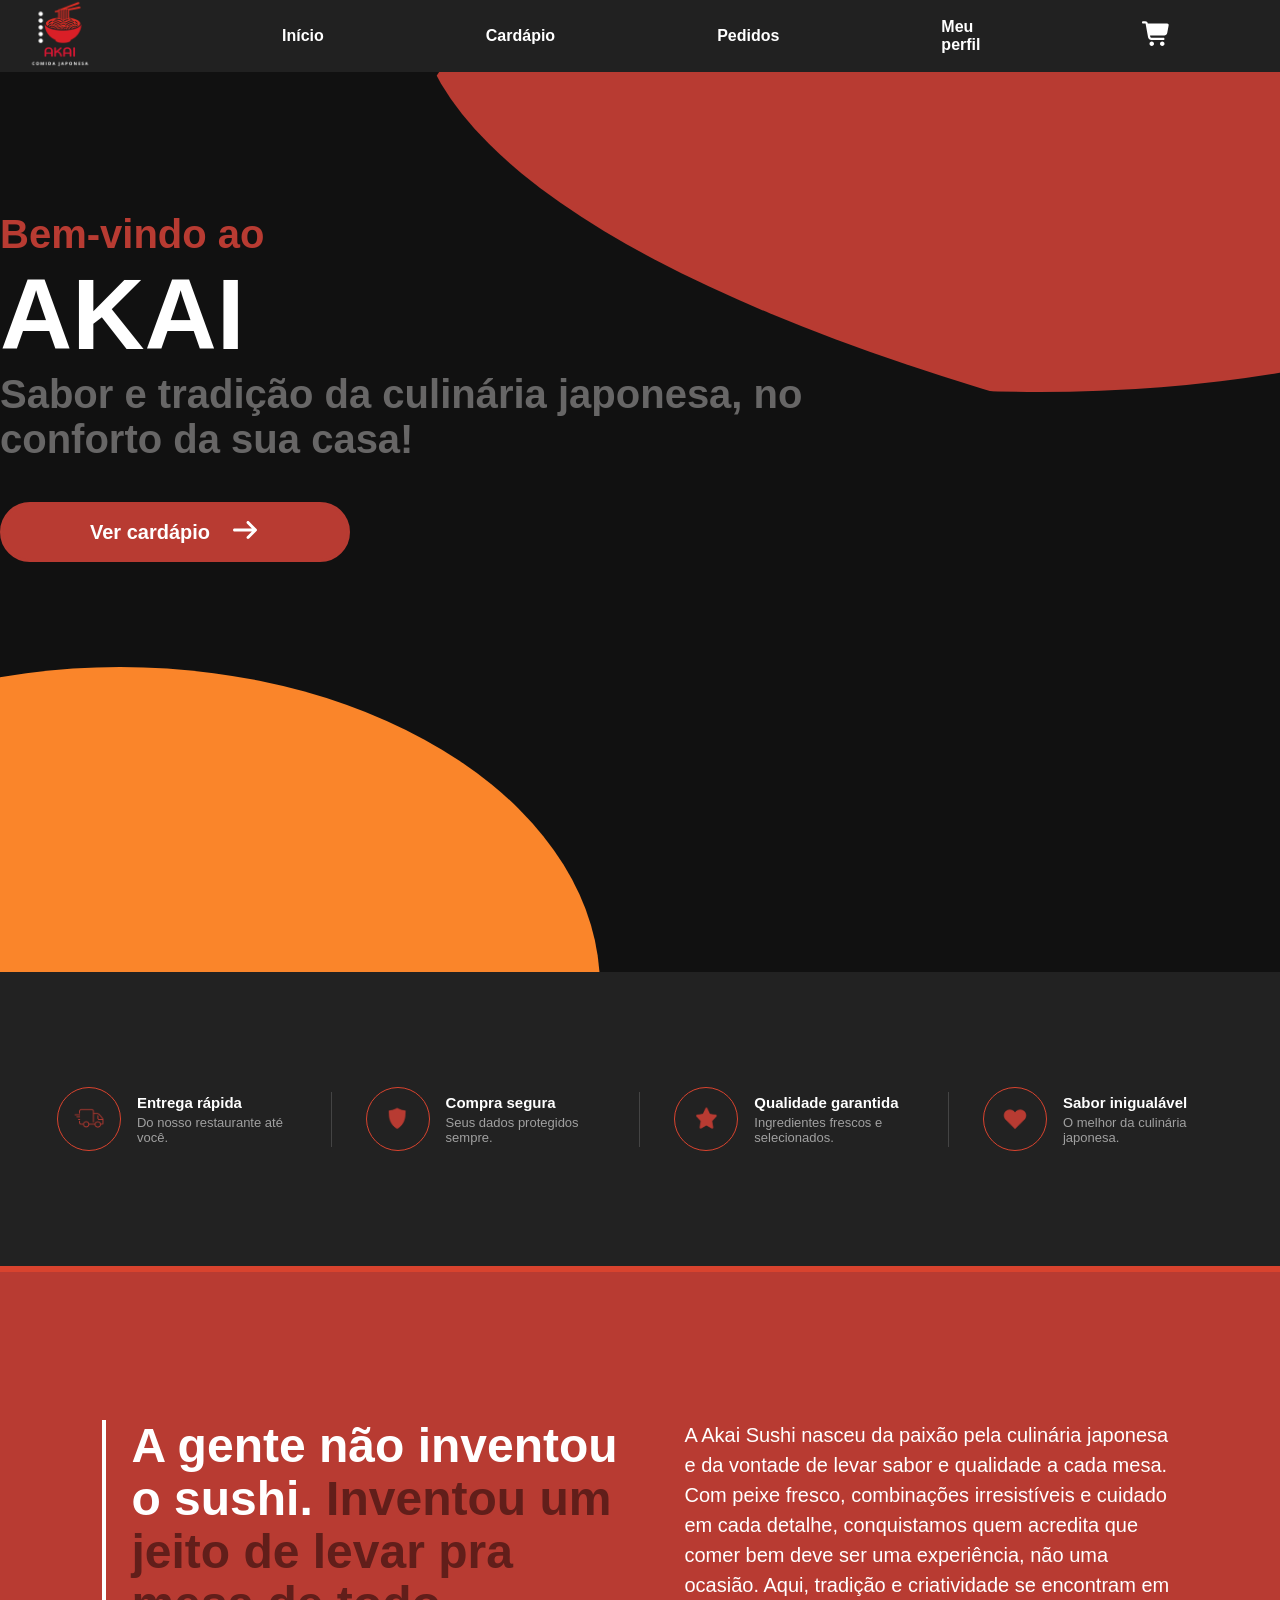
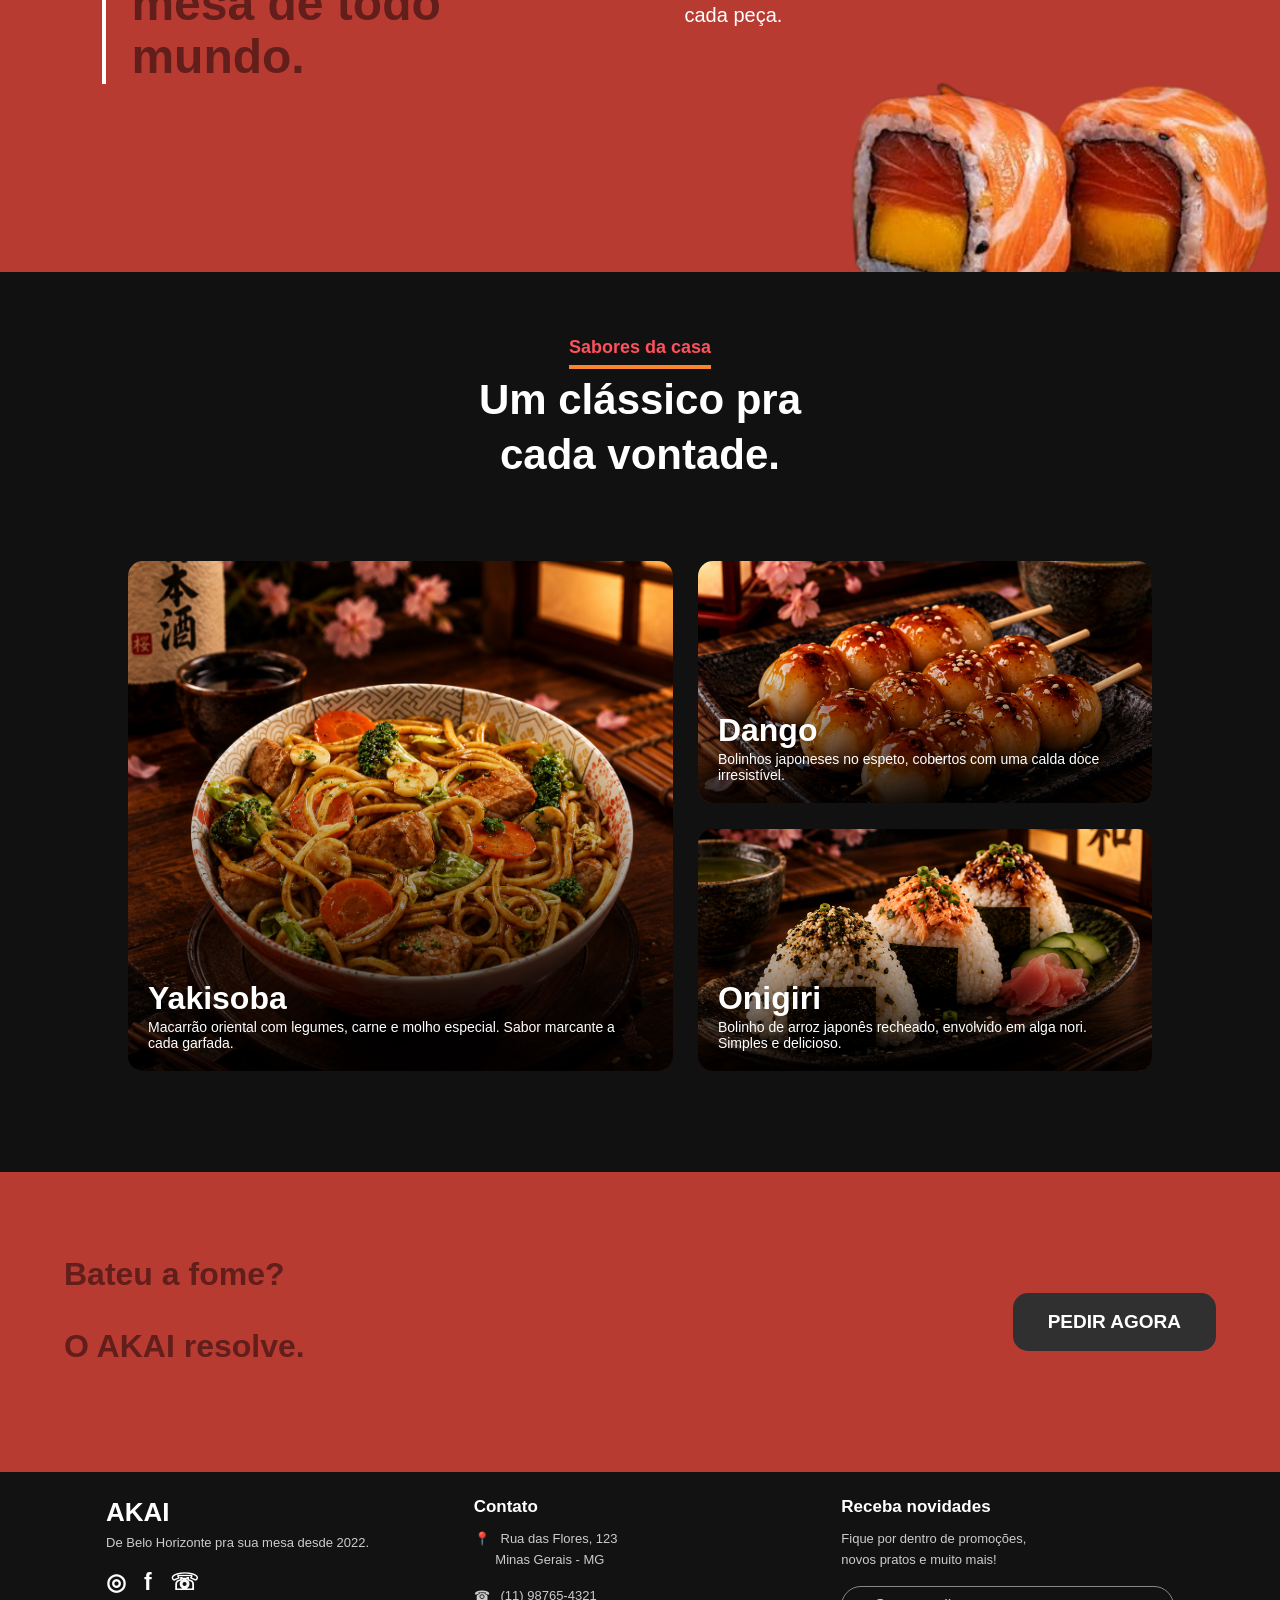
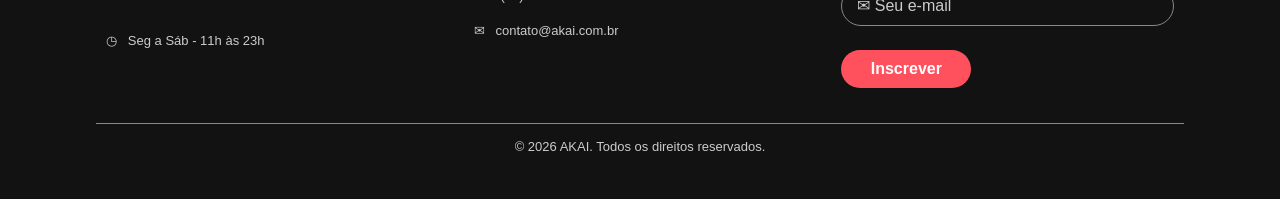
<file: index.html>
<!DOCTYPE html>
<html lang="en">
<head>
    <meta charset="UTF-8">
    <meta name="viewport" content="width=device-width, initial-scale=1.0">
    <title>Home - AKAI</title>
    <link rel="stylesheet" href="inicio.css">
    <script src="script.js"defer ></script>
    
</head>
<body>

    <header id="Cabeçario">

        <li id="logo"><img src="img/akai.png" alt=""></li>
        <li><a href="inicio.html">Início</a></li>
        <li><a href="cardapio.html">Cardápio</a> </li>
        <li><a href="pedidos.html">Pedidos</a></li>
        <li><a href="meuPerfil.html">Meu perfil</a></li>
        <li id="carrinho"><a href="carrinho.html"><button><svg xmlns="http://www.w3.org/2000/svg" viewBox="0 0 640 640" id="carrinho"><!--!Font Awesome Free v7.3.1 by @fontawesome - https://fontawesome.com License - https://fontawesome.com/license/free Copyright 2026 Fonticons, Inc.--><path fill="rgb(255, 255, 255)" d="M24 48C10.7 48 0 58.7 0 72C0 85.3 10.7 96 24 96L69.3 96C73.2 96 76.5 98.8 77.2 102.6L129.3 388.9C135.5 423.1 165.3 448 200.1 448L456 448C469.3 448 480 437.3 480 424C480 410.7 469.3 400 456 400L200.1 400C188.5 400 178.6 391.7 176.5 380.3L171.4 352L475 352C505.8 352 532.2 330.1 537.9 299.8L568.9 133.9C572.6 114.2 557.5 96 537.4 96L124.7 96L124.3 94C119.5 67.4 96.3 48 69.2 48L24 48zM208 576C234.5 576 256 554.5 256 528C256 501.5 234.5 480 208 480C181.5 480 160 501.5 160 528C160 554.5 181.5 576 208 576zM432 576C458.5 576 480 554.5 480 528C480 501.5 458.5 480 432 480C405.5 480 384 501.5 384 528C384 554.5 405.5 576 432 576z"/></svg></a></button></li>
        <li id="ModoClaro">
            <button>
                <svg xmlns="http://www.w3.org/2000/svg" viewBox="0 0 640 640" id="lua">
                    <!--!Font Awesome Free v7.3.1 -->
                    <path d="M303.3 112.7C196.2 121.2 112 210.8 112 320C112 434.9 205.1 528 320 528C353.3 528 384.7 520.2 412.6 506.3C309.2 482.9 232 390.5 232 280C232 214.2 259.4 154.9 303.3 112.7zM64 320C64 178.6 178.6 64 320 64C339.4 64 358.4 66.2 376.7 70.3C386.6 72.5 394 80.8 395.2 90.8C396.4 100.8 391.2 110.6 382.1 115.2C321.5 145.4 280 207.9 280 280C280 381.6 362.4 464 464 464C469 464 473.9 463.8 478.8 463.4C488.9 462.6 498.4 468.2 502.6 477.5C506.8 486.8 504.6 497.6 497.3 504.6C451.3 548.8 388.8 576 320 576C178.6 576 64 461.4 64 320z" />
                </svg>
            </button>
        </li>

    </header>

    
    <section id="secao1">

        <DIV id="inicio">

            <p><span>Bem-vindo ao</span></p>
    
            <h1>AKAI</h1>
    
            <p id="fff">Sabor e tradição da culinária japonesa, no conforto da sua casa!</p>

            <a href="cardapio.html"><button>Ver cardápio <div><svg xmlns="http://www.w3.org/2000/svg" viewBox="0 0 640 640"><!--!Font Awesome Free v7.3.1 by @fontawesome - https://fontawesome.com License - https://fontawesome.com/license/free Copyright 2026 Fonticons, Inc.--><path fill="rgb(255, 255, 255)" d="M566.6 342.6C579.1 330.1 579.1 309.8 566.6 297.3L406.6 137.3C394.1 124.8 373.8 124.8 361.3 137.3C348.8 149.8 348.8 170.1 361.3 182.6L466.7 288L96 288C78.3 288 64 302.3 64 320C64 337.7 78.3 352 96 352L466.7 352L361.3 457.4C348.8 469.9 348.8 490.2 361.3 502.7C373.8 515.2 394.1 515.2 406.6 502.7L566.6 342.7z"/></svg></div></button></a>

        </DIV>
        <div class="forma-vermelha2">
            <div id="bola-vermelho2"></div>
        </div>
        <div class="forma-laranja2">
            <div id="bola-laranja2"></div>
        </div>
    </section>
     
</head>

<section class="barra-beneficios">
    <div class="beneficio">
      <div class="bolinha">
        <img src="img/caminhão.png" alt="Entrega rápida">
      </div>
      <div class="info">
        <strong>Entrega rápida</strong>
        <span>Do nosso restaurante até você.</span>
      </div>
    </div>
  
    <div class="divisor"></div>
  
    <div class="beneficio">
      <div class="bolinha">
        <img src="img/escudo.png" alt="Compra segura">
      </div>
      <div class="info">
        <strong>Compra segura</strong>
        <span>Seus dados protegidos sempre.</span>
      </div>
    </div>
  
    <div class="divisor"></div>
  
    <div class="beneficio">
      <div class="bolinha">
        <img src="img/estrela.png" alt="Qualidade garantida">
      </div>
      <div class="info">
        <strong>Qualidade garantida</strong>
        <span>Ingredientes frescos e selecionados.</span>
      </div>
    </div>
  
    <div class="divisor"></div>
  
    <div class="beneficio">
      <div class="bolinha">
        <img src="img/coração.png" alt="Sabor inigualável">
      </div>
      <div class="info">
        <strong>Sabor inigualável</strong>
        <span>O melhor da culinária japonesa.</span>
      </div>
    </div>
  </section>
  


<section class="about-section">
    <div class="about-container">
            <div class="about-title">
            <h1>A gente não inventou o sushi. <span>Inventou um jeito de levar pra mesa de todo mundo.</span></h1>
            </div>

            <div class="about-description">
            <p>A Akai Sushi nasceu da paixão pela culinária japonesa e da vontade de levar sabor e qualidade a cada mesa. Com peixe fresco, combinações irresistíveis e cuidado em cada detalhe, conquistamos quem acredita que comer bem deve ser uma experiência, não uma ocasião. Aqui, tradição e criatividade se encontram em cada peça.</p>
            </div>
    </div>

        <img src="img/sushi tela inicial.png" alt="Sushis Akai" class="about-image">
</section>


<section id="SaboresDaCasa">

    <div class="titulo-sabores">
        <span>Sabores da casa</span>

        <h2>
            Um clássico pra
            <br>
            cada vontade.
        </h2>
    </div>

    <div class="cards-sabores">

        <div class="card-sabor yakisoba">
         <img src="img/yakisoba produtos1.png" alt="Yakisoba">

        <div class="card-texto">
        <h3>Yakisoba</h3>

        <p>
              Macarrão oriental com legumes, carne e molho
               especial. Sabor marcante a cada garfada.
        </p>
        </div>
        </div>
        <div class="card-sabor dango">
        <img src="img/dango.png" alt="Dango">
         <div class="card-texto">
        <h3>Dango</h3>
        <p>
            Bolinhos japoneses no espeto, cobertos
            com uma calda doce irresistível.
        </p>
        </div>
        </div>
        <div class="card-sabor onigiri">
            <img src="img/Onigiri.png" alt="Onigiri">
            <div class="card-texto">
            <h3>Onigiri</h3>
            <p>
                 Bolinho de arroz japonês recheado,
                  envolvido em alga nori. Simples e delicioso.
            </p>
        </div>
    </div>
</div>
</section>
<section class="chamada">

    <div class="chamada-texto">
        <h2>Bateu a fome?</h2>
        <h2>O AKAI resolve.</h2>
    </div>

    <a href="cardapio.html" class="botao-pedir">
        PEDIR AGORA
    </a>
</section>
<footer class="rodape">
    <div class="rodape-coluna">
        <h2>AKAI</h2>
        <p>
            De Belo Horizonte pra sua mesa desde 2022.
        </p>
        <div class="redes">
            <a href="https://www.google.com/goto?url=CAESVwHEIkXX_dz6CKgRQ9X6bQwgoNh4ArRQ67Fzb2Mj1ermwVYB2wnx9_V_7__TW91IeRh2Tl9AIDkHkwXnHBdIy7ydN7TmooG0vaMUP1djN9eNWxyfWwn59g&gsessionid=UvPbLMSM-Nx9Lr8FE4VyLCqFRb1BdeLEUtnopIkSov7mjvPNcgojYA" aria-label="Instagram">◎</a>
            <a href="https://www.google.com/goto?url=CAESYwHEIkXX69yepJfJ6UNfd4C-6NXe7C8PGdDgHxx9J8Si6WszHaNQeUUI2e1v2rv_qH0HefRKWICkCZlJMIVH3nQQur3LGJ8HSgmsp1PNSutt1nQCq4xqrn9jjpyznL25hFxb4w&gsessionid=RN-_qK6N3yn2ni8EomJ9HVe9OK0JF0D1jQfJaOBEqVjDy1XXccc_2A" aria-label="Facebook">f</a>
            <a href="https://www.google.com/goto?url=CAESVgHEIkXXTcC54bUISHsq5hAlCtIAQ2keOnHVA6Vx4D5Fnp6f2ZL0jDmoCm5LbBh-GzrDUltDXyKENv9NP8cT986SyXQ5En71qb4eN4Xrxm2kdTy22iVy&gsessionid=0Z_oPk8RtVP3TV0NRxhRuDa7p2J6Z7DcIAe4pR2GbPyRWhOpT-1brw" aria-label="WhatsApp">☏</a>
        </div>
        <p class="horario">
            ◷ &nbsp; Seg a Sáb - 11h às 23h
        </p>
    </div>
    <div class="rodape-coluna">
     <h4>Contato</h4>

      <p>
         📍 &nbsp; Rua das Flores, 123<br>
        &nbsp;&nbsp;&nbsp;&nbsp;&nbsp; Minas Gerais - MG
     </p>

    <p>
        ☎ &nbsp; (11) 98765-4321
    </p>

    <p>
        ✉ &nbsp; contato@akai.com.br
    </p>
    </div>
    <div class="rodape-coluna novidades">
    <h4>Receba novidades</h4>
    <p>
       Fique por dentro de promoções,<br>
       novos pratos e muito mais!
    </p>
    <form>
        <input
         type="email"
         placeholder="✉ Seu e-mail"
        required>

    <button type="submit">
       Inscrever
     </button>
     </form>
    </div>
</footer>
<div class="direitos">
    <p>
    © 2026 AKAI. Todos os direitos reservados.
    </p>
</div>
</body>
</html>
</file>
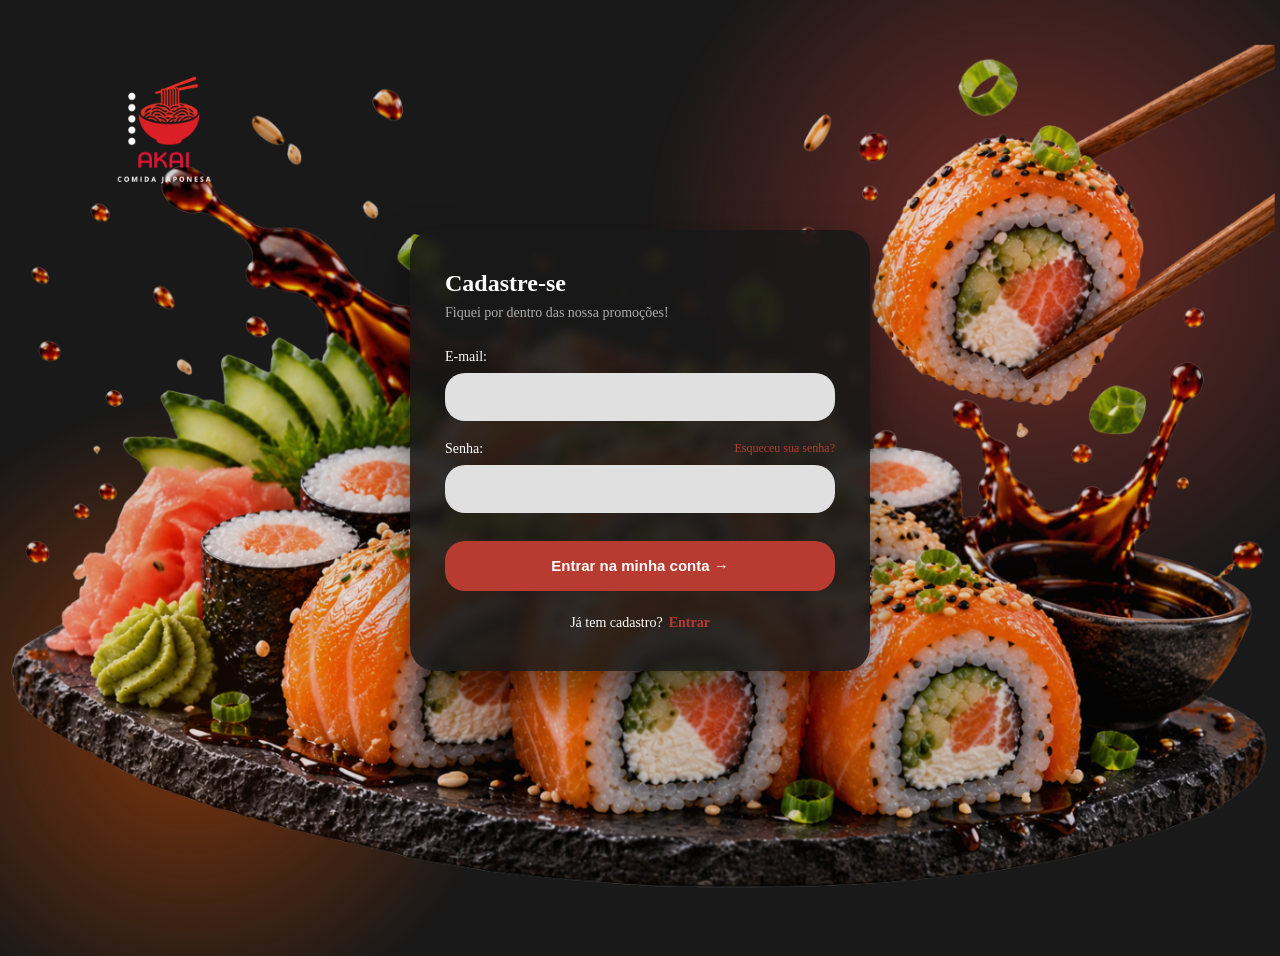
<file: cadastro.html>
<!DOCTYPE html>
<html lang="en">
<head>
    <meta charset="UTF-8">
    <meta name="viewport" content="width=device-width, initial-scale=1.0">
    <title>Cadastro - AKAI</title>
    <link rel="stylesheet" href="cadastro.css">
</head>
<body>
    
    <div class="bola1"></div>
  <div class="bola2"></div>

  <div class="topo">
    <div id="logo"><img src="img/akai.png" alt=""></div>
  </div>

  <div class="tudo">
    <div class="comida-fundo">
      <img class="yakisoba" src="img/sushi fundo cadastro.png" alt="">
    </div>

    <div class="caixa-login">
      <div class="topo-card">
        <p class="tit1">Cadastre-se</p> 
        <p class="subtitulo2Indrodução">Fiquei por dentro das nossa promoções!
        </p>
      </div>

      <form class="login-form">
        <div class="form-group">
          <label for="email">E-mail:</label>
          <input type="email" id="email" required>
        </div>

        <div class="form-group">
          <div class="label-row">
            <label for="password">Senha:</label>
            <a href="" class="forgot-link">Esqueceu sua senha?</a>
          </div>
          <input type="password" id="password" required>
        </div>

        <button type="submit" class="btn-primary">
          Entrar na minha conta &rarr;
        </button>
      </form>

      <div class="card-footer">
        <span>Já tem cadastro?</span>
        <a href="contaLogin.html" class="signup-link">Entrar</a>
      </div>
    </div>
  </div>
    
</body>
</html>
</file>
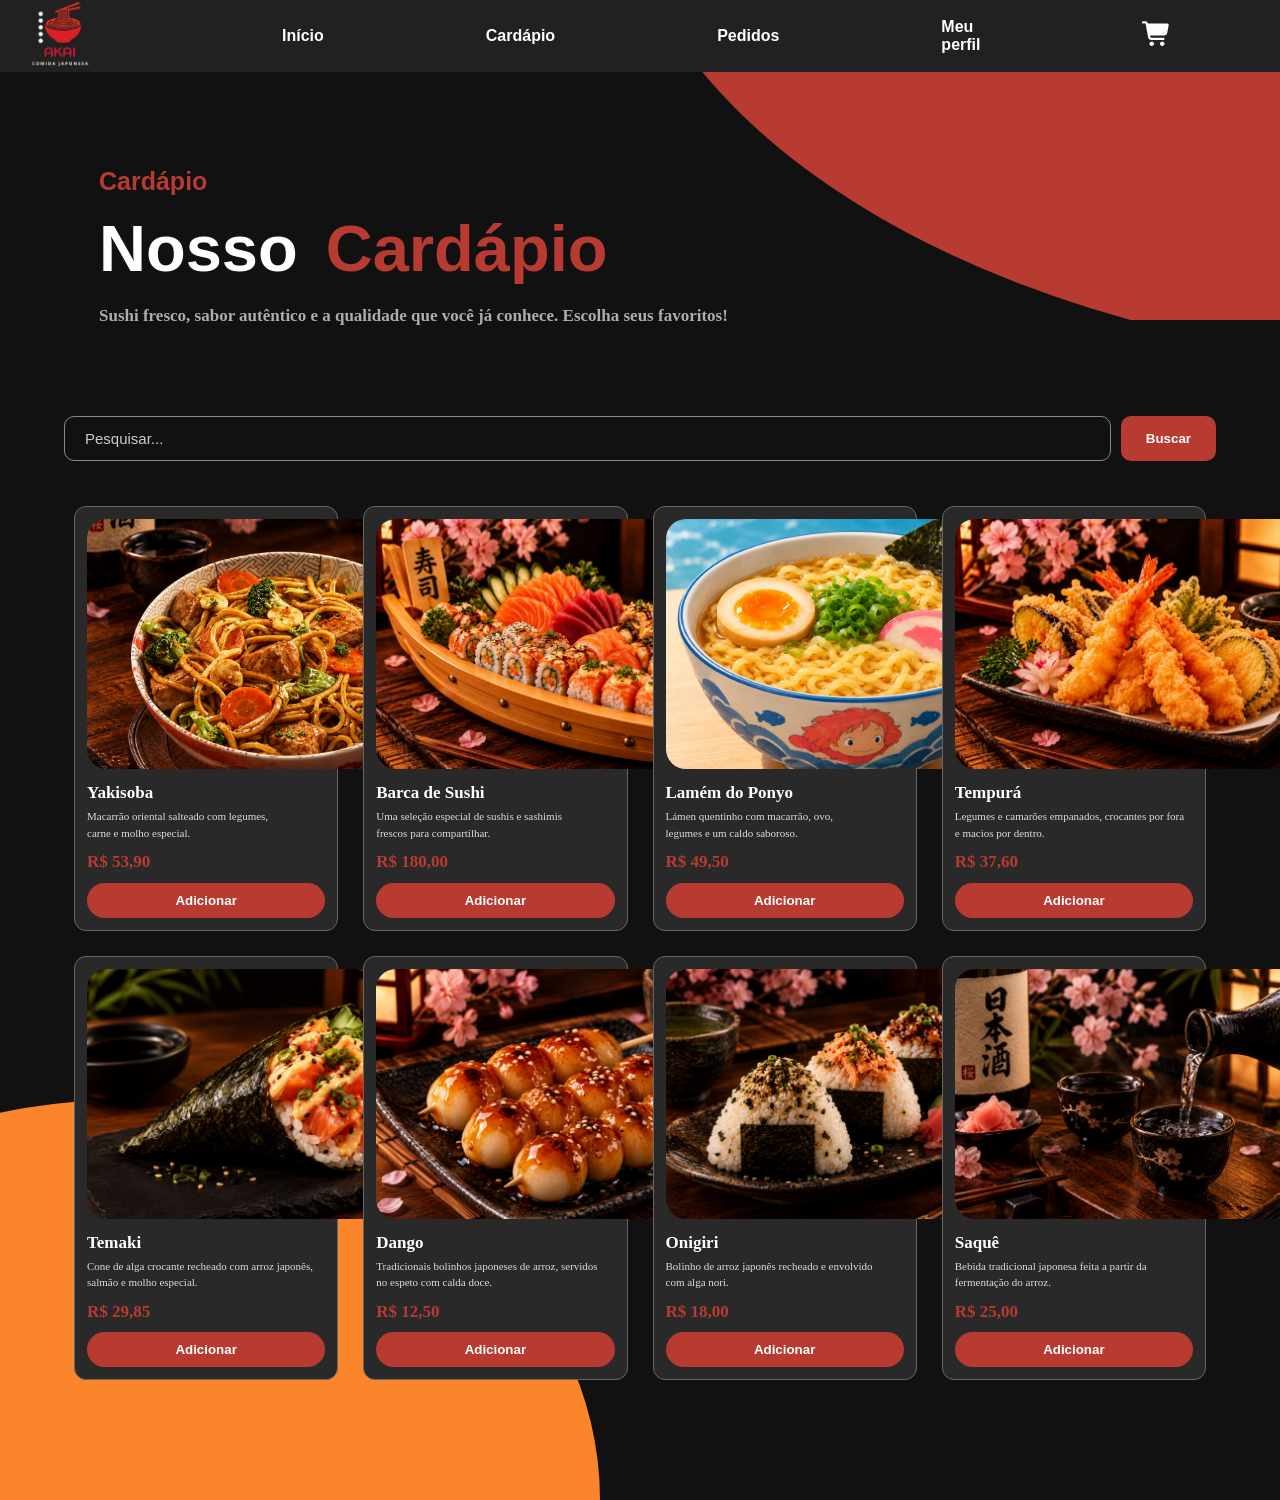
<file: cardapio.html>
<!DOCTYPE html>
<html lang="en">
<head>
    <meta charset="UTF-8">
    <meta name="viewport" content="width=device-width, initial-scale=1.0">
    <title>Cardapio - AKAI</title>
    <link rel="stylesheet" href="cardapio.css">
    <script src="script.js"defer ></script>
</head>
<body>

    <header id="Cabeçario">

        <li id="logo"><img src="img/akai.png" alt=""></li>
        <li><a href="inicio.html">Início</a></li>
        <li><a href="cardapio.html">Cardápio</a> </li>
        <li><a href="pedidos.html">Pedidos</a></li>
        <li><a href="meuPerfil.html">Meu perfil</a></li>
        <li id="carrinho"><a href="carrinho.html"><button><svg xmlns="http://www.w3.org/2000/svg" viewBox="0 0 640 640" id="carrinho"><!--!Font Awesome Free v7.3.1 by @fontawesome - https://fontawesome.com License - https://fontawesome.com/license/free Copyright 2026 Fonticons, Inc.--><path fill="rgb(255, 255, 255)" d="M24 48C10.7 48 0 58.7 0 72C0 85.3 10.7 96 24 96L69.3 96C73.2 96 76.5 98.8 77.2 102.6L129.3 388.9C135.5 423.1 165.3 448 200.1 448L456 448C469.3 448 480 437.3 480 424C480 410.7 469.3 400 456 400L200.1 400C188.5 400 178.6 391.7 176.5 380.3L171.4 352L475 352C505.8 352 532.2 330.1 537.9 299.8L568.9 133.9C572.6 114.2 557.5 96 537.4 96L124.7 96L124.3 94C119.5 67.4 96.3 48 69.2 48L24 48zM208 576C234.5 576 256 554.5 256 528C256 501.5 234.5 480 208 480C181.5 480 160 501.5 160 528C160 554.5 181.5 576 208 576zM432 576C458.5 576 480 554.5 480 528C480 501.5 458.5 480 432 480C405.5 480 384 501.5 384 528C384 554.5 405.5 576 432 576z"/></svg></a></button></li>
        <li id="ModoClaro">
            <button>
                <svg xmlns="http://www.w3.org/2000/svg" viewBox="0 0 640 640" id="lua">
                    <!--!Font Awesome Free v7.3.1 -->
                    <path d="M303.3 112.7C196.2 121.2 112 210.8 112 320C112 434.9 205.1 528 320 528C353.3 528 384.7 520.2 412.6 506.3C309.2 482.9 232 390.5 232 280C232 214.2 259.4 154.9 303.3 112.7zM64 320C64 178.6 178.6 64 320 64C339.4 64 358.4 66.2 376.7 70.3C386.6 72.5 394 80.8 395.2 90.8C396.4 100.8 391.2 110.6 382.1 115.2C321.5 145.4 280 207.9 280 280C280 381.6 362.4 464 464 464C469 464 473.9 463.8 478.8 463.4C488.9 462.6 498.4 468.2 502.6 477.5C506.8 486.8 504.6 497.6 497.3 504.6C451.3 548.8 388.8 576 320 576C178.6 576 64 461.4 64 320z" />
                </svg>
            </button>
        </li>

    </header>

    
    <section id="SectionGRANDE">

        <div class="forma-vermelha">
            <div id="bola-vermelho"></div>
        </div>


   <div class="organização">

   
    
    <header class="cardapio">
        
         <div class="titulo">
                <p class="subtitulo1">Cardápio</p>
                <p class="tit1">Nosso </p> 
                <p class="tit2">Cardápio</p>
                <p class="subtitulo2Indrodução">Sushi fresco, sabor autêntico e a qualidade que você já conhece. Escolha seus favoritos!</p>
    </header>

                <form action="/buscar" method="get">
                    <input type="text" name="q" placeholder="Pesquisar..." required>
                    <button type="submit">Buscar</button>
                </form>

          <section class="blocosCardapio">

            <div class="Produto1">
                <img src="img/yakisoba produtos1.png" alt="">
                <h3>Yakisoba</h3>
                <p>Macarrão oriental salteado com legumes, <br> 
                    carne e molho especial.</p>
                    <p>R$ 53,90</p>
                    <button id="btnAdicionar" onclick="adicionar">Adicionar</button>
            </div>

            <div class="Produto2">
                <img src="img/barca de sushi.png" alt="">
                <h3>Barca de Sushi</h3>
                <p>Uma seleção especial de sushis e sashimis <br>
                    frescos para compartilhar.</p>
                    <p>R$ 180,00</p>
                    <button id="btnAdicionar" onclick="adicionar">Adicionar</button>
            </div>

            <div class="Produto3">
                <img src="img/lamem ponyo.png" alt="">
                <h3>Lamém do Ponyo</h3>
                <p>Lámen quentinho com macarrão, ovo,<br>
                     legumes e um caldo saboroso.</p>
                    <p>R$ 49,50</p>
                    <button id="btnAdicionar" onclick="adicionar">Adicionar</button>
            </div>

            <div class="Produto4">
                <img src="img/Tempurá.png" alt="">
                <h3>Tempurá</h3>
                <p>Legumes e camarões empanados, crocantes por fora <br>
                    e macios por dentro.</p>
                    <p>R$ 37,60</p>
                    <button id="btnAdicionar" onclick="adicionar">Adicionar</button>
            </div>

            <div class="Produto5">
                <img src="img/Temaki.png" alt="">
                <h3>Temaki</h3>
                <p>Cone de alga crocante recheado com arroz japonês, <br>
                    salmão e molho especial.</p>
                    <p>R$ 29,85</p>
                    <button id="btnAdicionar" onclick="adicionar">Adicionar</button>
            </div>

            <div class="Produto6">
                <img src="img/dango.png" alt="">
                <h3>Dango</h3>
                <p>Tradicionais bolinhos japoneses de arroz, servidos <br>
                    no espeto com calda doce.</p>
                    <p>R$ 12,50</p>
                    <button id="btnAdicionar" onclick="adicionar">Adicionar</button>
            </div>

            <div class="Produto7">
                <img src="img/Onigiri.png" alt="">
                <h3>Onigiri</h3>
                <p>Bolinho de arroz japonês recheado e envolvido <br>
                    com alga nori.</p>
                    <p>R$ 18,00</p>
                    <button id="btnAdicionar" onclick="adicionar">Adicionar</button>
            </div>

            <div class="Produto8">
                <img src="img/saque.png" alt="">
                <h3>Saquê</h3>
                <p>Bebida tradicional japonesa feita a partir da <br>
                    fermentação do arroz.</p>
                    <p>R$ 25,00</p>
                    <button id="btnAdicionar" onclick="adicionar">Adicionar</button>
            </div>

          </section>


        <div class="forma-laranja">
            <div id="bola-laranja"></div>
        </div>

    </section>
    <script src="script.js"></script>
</body>
</html>
</file>
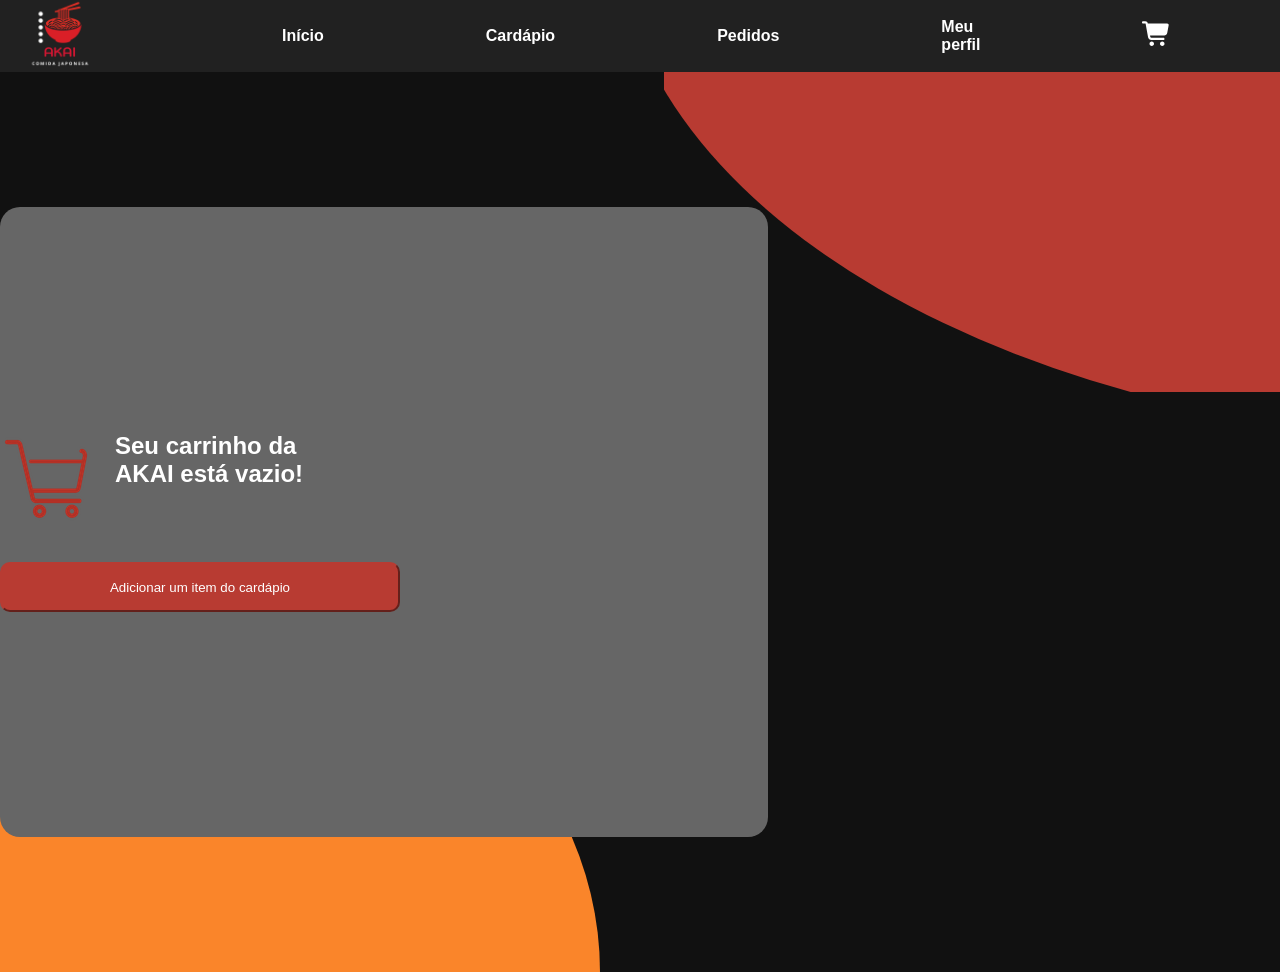
<file: carrinho.html>
<!DOCTYPE html>
<html lang="en">
<head>
    <meta charset="UTF-8">
    <meta name="viewport" content="width=device-width, initial-scale=1.0">
    <title>Carrinho - AKAI</title>
    <link rel="stylesheet" href="style.css">

    <script src="script.js" defer></script>
    
</head>
<body>

    <header id="Cabeçario">

        <li id="logo"><img src="img/akai.png" alt=""></li>
        <li><a href="inicio.html">Início</a></li>
        <li><a href="cardapio.html">Cardápio</a> </li>
        <li><a href="pedidos.html">Pedidos</a></li>
        <li><a href="meuPerfil.html">Meu perfil</a></li>
        <li id="carrinho"><a href="carrinho.html"><button><svg xmlns="http://www.w3.org/2000/svg" viewBox="0 0 640 640" id="carrinho"><!--!Font Awesome Free v7.3.1 by @fontawesome - https://fontawesome.com License - https://fontawesome.com/license/free Copyright 2026 Fonticons, Inc.--><path fill="rgb(255, 255, 255)" d="M24 48C10.7 48 0 58.7 0 72C0 85.3 10.7 96 24 96L69.3 96C73.2 96 76.5 98.8 77.2 102.6L129.3 388.9C135.5 423.1 165.3 448 200.1 448L456 448C469.3 448 480 437.3 480 424C480 410.7 469.3 400 456 400L200.1 400C188.5 400 178.6 391.7 176.5 380.3L171.4 352L475 352C505.8 352 532.2 330.1 537.9 299.8L568.9 133.9C572.6 114.2 557.5 96 537.4 96L124.7 96L124.3 94C119.5 67.4 96.3 48 69.2 48L24 48zM208 576C234.5 576 256 554.5 256 528C256 501.5 234.5 480 208 480C181.5 480 160 501.5 160 528C160 554.5 181.5 576 208 576zM432 576C458.5 576 480 554.5 480 528C480 501.5 458.5 480 432 480C405.5 480 384 501.5 384 528C384 554.5 405.5 576 432 576z"/></svg></a></button></li>
        <li id="ModoClaro">
            <button>
                <svg xmlns="http://www.w3.org/2000/svg" viewBox="0 0 640 640" id="lua">
                    <!--!Font Awesome Free v7.3.1 -->
                    <path d="M303.3 112.7C196.2 121.2 112 210.8 112 320C112 434.9 205.1 528 320 528C353.3 528 384.7 520.2 412.6 506.3C309.2 482.9 232 390.5 232 280C232 214.2 259.4 154.9 303.3 112.7zM64 320C64 178.6 178.6 64 320 64C339.4 64 358.4 66.2 376.7 70.3C386.6 72.5 394 80.8 395.2 90.8C396.4 100.8 391.2 110.6 382.1 115.2C321.5 145.4 280 207.9 280 280C280 381.6 362.4 464 464 464C469 464 473.9 463.8 478.8 463.4C488.9 462.6 498.4 468.2 502.6 477.5C506.8 486.8 504.6 497.6 497.3 504.6C451.3 548.8 388.8 576 320 576C178.6 576 64 461.4 64 320z" />
                </svg>
            </button>
        </li>

    </header>


    <section id="SectionGRANDE">

        <div class="forma-vermelha">
            <div id="bola-vermelho"></div>


        </div>


         <div id="Div_do_Carrinho">

            <div id="orgDivCarrinho">
                <img src="img/B83B32 (16).png" alt="">
                <h1 id="tituloBranco">Seu carrinho da <br> AKAI está vazio!</h1>
            </div>

            <div id="botão"><a href="cardapio.html"><button>Adicionar um item do cardápio</button></a></div>

            

         </div>




        <div class="forma-laranja">
            <div id="bola-laranja"></div>


        </div>

    </section>

    
</body>
</html>
</file>
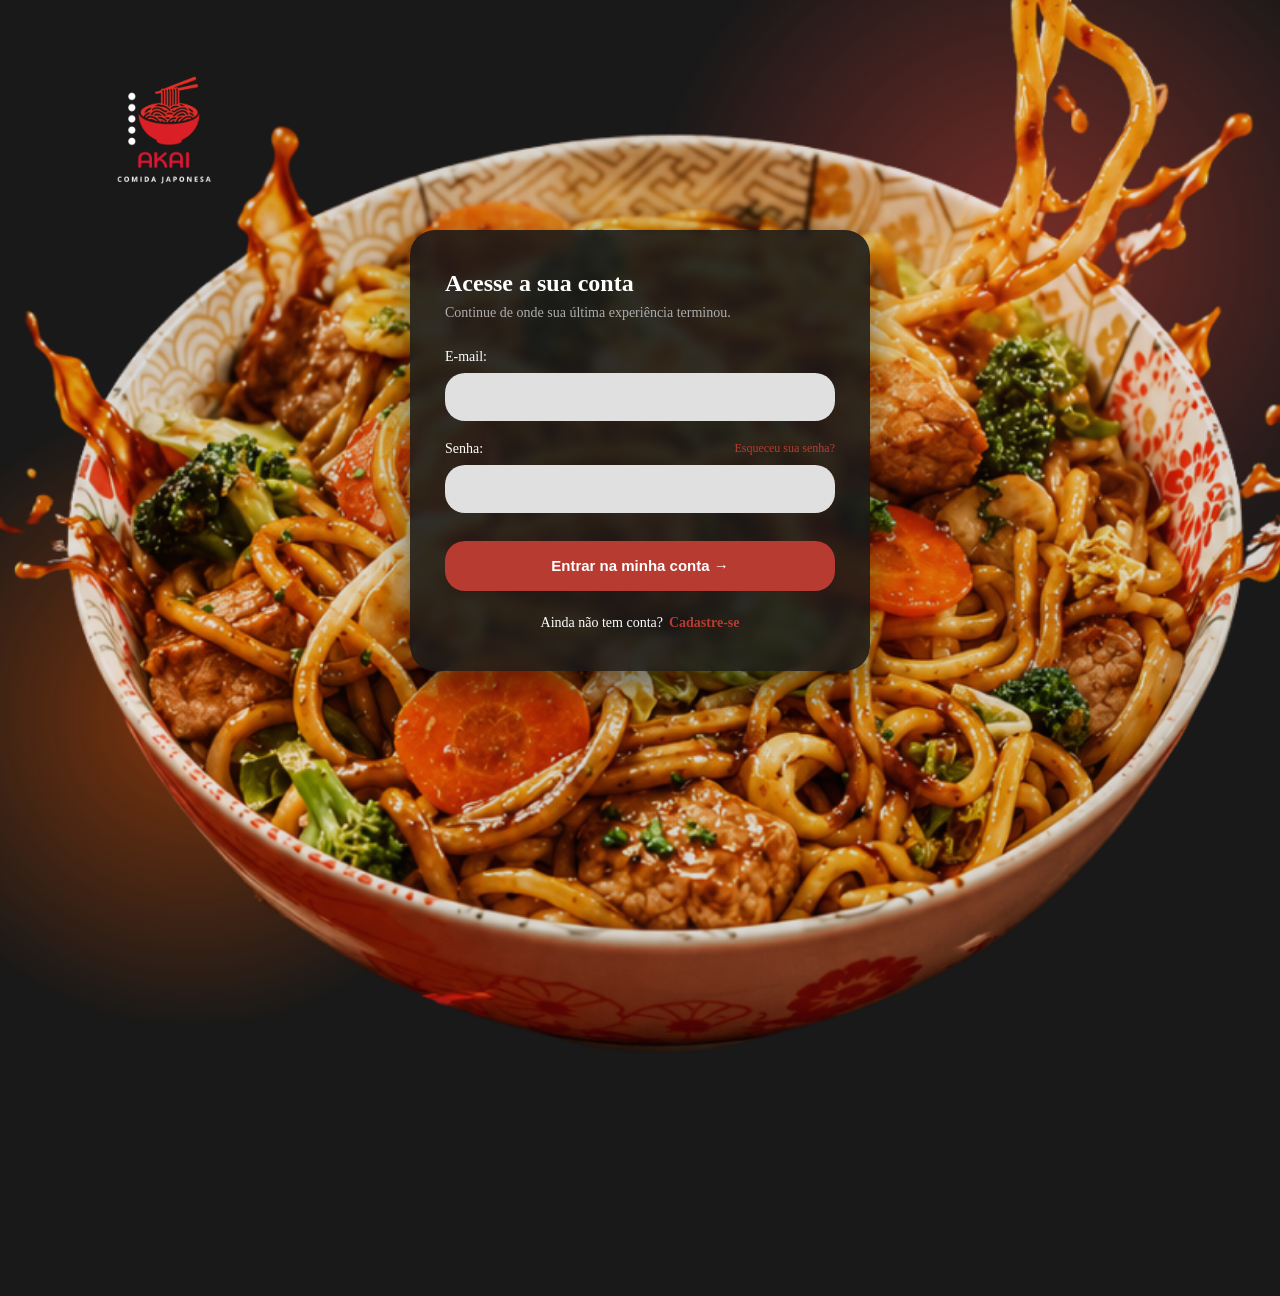
<file: contaLogin.html>
<!DOCTYPE html>
<html lang="pt-BR">
<head>
  <meta charset="UTF-8">
  <meta name="viewport" content="width=device-width, initial-scale=1.0">
  <title>Login - AKAI</title>
  <link rel="stylesheet" href="contaLogin.css">
  <script src="script.js"></script>
</head>
<body>

  <div class="bola1"></div>
  <div class="bola2"></div>

  <div class="topo">
    <div id="logo"><img src="img/akai.png" alt=""></div>
  </div>

  <div class="tudo">
    <div class="comida-fundo">
      <img class="yakisoba" src="img/yakisoba tela entrada.png" alt="">
    </div>

    <div class="caixa-login">
      <div class="topo-card">
        <p class="tit1">Acesse a sua conta</p> 
        <p class="subtitulo2Indrodução">Continue de onde sua última experiência terminou.</p>
      </div>

      <form class="login-form">
        <div class="form-group">
          <label for="email">E-mail:</label>
          <input type="email" id="email" required>
        </div>

        <div class="form-group">
          <div class="label-row">
            <label for="password">Senha:</label>
            <a href="" class="forgot-link">Esqueceu sua senha?</a>
          </div>
          <input type="password" id="password" required>
        </div>

        <button type="submit" class="btn-primary">
          Entrar na minha conta &rarr;
        </button>
      </form>

      <div class="card-footer">
        <span>Ainda não tem conta?</span>
        <a href="cadastro.html" class="signup-link">Cadastre-se</a>
      </div>
    </div>
  </div>

</body>
</html>
</file>
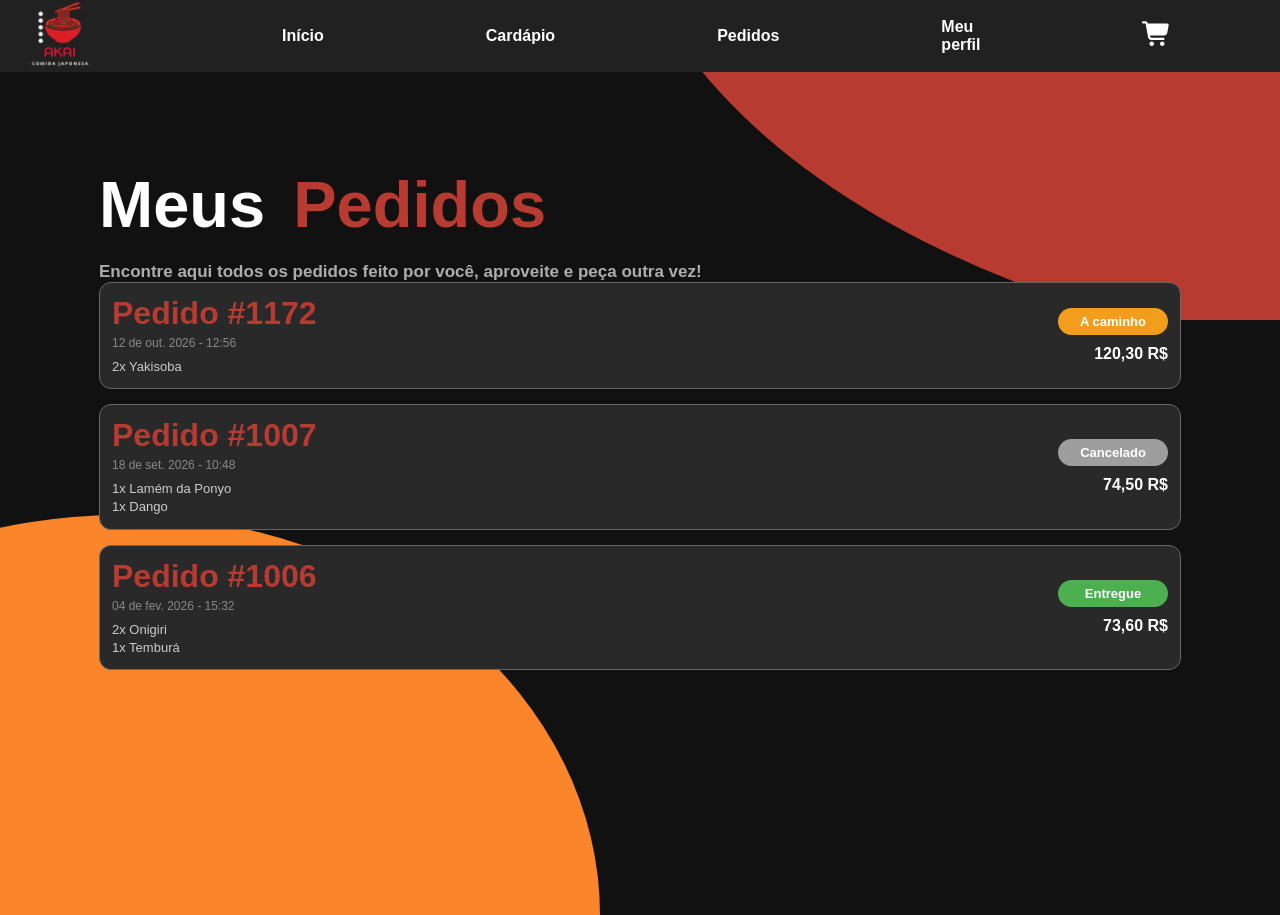
<file: pedidos.html>
<!DOCTYPE html>
<html lang="en">
<head>
    <meta charset="UTF-8">
    <meta name="viewport" content="width=device-width, initial-scale=1.0">
    <title>Meus Pedidos - AKAI</title>
    <link rel="stylesheet" href="pedidos.css">
   
</head>
<body>
    <header id="Cabeçario">

        <li id="logo"><img src="img/akai.png" alt=""></li>
        <li><a href="inicio.html">Início</a></li>
        <li><a href="cardapio.html">Cardápio</a> </li>
        <li><a href="pedidos.html">Pedidos</a></li>
        <li><a href="meuPerfil.html">Meu perfil</a></li>
        <li id="carrinho"><a href="carrinho.html"><button><svg xmlns="http://www.w3.org/2000/svg" viewBox="0 0 640 640" id="carrinho"><!--!Font Awesome Free v7.3.1 by @fontawesome - https://fontawesome.com License - https://fontawesome.com/license/free Copyright 2026 Fonticons, Inc.--><path fill="rgb(255, 255, 255)" d="M24 48C10.7 48 0 58.7 0 72C0 85.3 10.7 96 24 96L69.3 96C73.2 96 76.5 98.8 77.2 102.6L129.3 388.9C135.5 423.1 165.3 448 200.1 448L456 448C469.3 448 480 437.3 480 424C480 410.7 469.3 400 456 400L200.1 400C188.5 400 178.6 391.7 176.5 380.3L171.4 352L475 352C505.8 352 532.2 330.1 537.9 299.8L568.9 133.9C572.6 114.2 557.5 96 537.4 96L124.7 96L124.3 94C119.5 67.4 96.3 48 69.2 48L24 48zM208 576C234.5 576 256 554.5 256 528C256 501.5 234.5 480 208 480C181.5 480 160 501.5 160 528C160 554.5 181.5 576 208 576zM432 576C458.5 576 480 554.5 480 528C480 501.5 458.5 480 432 480C405.5 480 384 501.5 384 528C384 554.5 405.5 576 432 576z"/></svg></a></button></li>
        <li id="ModoClaro">
            <button>
                <svg xmlns="http://www.w3.org/2000/svg" viewBox="0 0 640 640" id="lua">
                    <!--!Font Awesome Free v7.3.1 -->
                    <path d="M303.3 112.7C196.2 121.2 112 210.8 112 320C112 434.9 205.1 528 320 528C353.3 528 384.7 520.2 412.6 506.3C309.2 482.9 232 390.5 232 280C232 214.2 259.4 154.9 303.3 112.7zM64 320C64 178.6 178.6 64 320 64C339.4 64 358.4 66.2 376.7 70.3C386.6 72.5 394 80.8 395.2 90.8C396.4 100.8 391.2 110.6 382.1 115.2C321.5 145.4 280 207.9 280 280C280 381.6 362.4 464 464 464C469 464 473.9 463.8 478.8 463.4C488.9 462.6 498.4 468.2 502.6 477.5C506.8 486.8 504.6 497.6 497.3 504.6C451.3 548.8 388.8 576 320 576C178.6 576 64 461.4 64 320z" />
                </svg>
            </button>
        </li>

    </header>
    <div class="forma-vermelha">
        <div id="bola-vermelho"></div>
    </div>
<div class="organização">
    <div class="cardapio">
        
        <div class="titulo">
               <p class="tit1">Meus </p> 
               <p class="tit2">Pedidos</p>
               <p class="subtitulo2Indrodução">Encontre aqui todos os pedidos feito por você, aproveite e peça outra vez!</p>
        </div>
    
 <div class="lista-pedidos">
    <div class="card-pedido">
        <div class="detalhes">
             <h2 class="numero-pedido">Pedido #1172</h2>
              <span class="data">12 de out. 2026 - 12:56</span>
              <p class="itens">2x Yakisoba</p>
         </div>
        <div class="status-preco">
            <span class="status status-caminho">A caminho</span>
            <span class="valor">120,30 R$</span>
            </div>
        </div>
    
    <div class="card-pedido">
    <div class="detalhes">
    <h2 class="numero-pedido">Pedido #1007</h2>
            
    <span class="data">18 de set. 2026 - 10:48</span>
    <p class="itens">1x Lamém da Ponyo<br>1x Dango</p>
    </div>
    <div class="status-preco">
    <span class="status status-cancelado">Cancelado</span>
    <span class="valor">74,50 R$</span>
        </div>
    
        </div>
    
    <div class="card-pedido">
    <div class="detalhes">
    <h2 class="numero-pedido">Pedido #1006</h2>
    <span class="data">04 de fev. 2026 - 15:32</span>
    <p class="itens">2x Onigiri<br>1x Temburá</p>
    </div>
    <div class="status-preco">
    <span class="status status-entregue">Entregue</span>
    <span class="valor">73,60 R$</span>
    </div>
    </div>
    
</div>
</div>
</main>
</div>
    <div class="forma-laranja">
        <div id="bola-laranja"></div>
    </div>
    <script src="script.js"></script>
</body>
</html>
</file>
<file: inicio.css>
*{
    margin: 0;
    padding: 0;
    box-sizing: border-box;
}

:root {
    --cor-de-fundo: #111111;
    --cor-de-texto: #ffffff;
    --cor-detalhes: #212121;
    --cor-detalhes2: #212121 ;
}

/* body {
    background-color: var(--cor-de-fundo);
    color: var(--cor-de-texto);
    font-family: 'Segoe UI', Tahoma, Geneva, Verdana, sans-serif;
    position: relative;
    overflow: hidden;
    transition: background-color 1.5s, color 1.5s; 
} */

#secao1{
    background-color:var(--cor-de-fundo) ;
    z-index: -99;
}

body {
    background-color: var(--cor-de-fundo);
    color: var(--cor-de-texto);
    font-family: 'Segoe UI', Tahoma, Geneva, Verdana, sans-serif;
    overflow-x: hidden;
    transition: background-color 1.5s, color 1.5s; 
}


main #inicio{
    max-height: 300vh;
}

#lua path {
    fill: rgb(255, 255, 255);
    transition: fill 1.5s; 
}


body.claro {
    --cor-de-fundo: #ffffff;
    --cor-de-texto: #000000;
    --cor-detalhes: #212121;
    --cor-detalhes2: #212121 ;
}


#lua.claro path {
    fill: #b73e35;
}

#carrinho:hover path{
    fill: #B83B32;
}

.forma-vermelha{
    position: absolute;
    top: -20%;
    right: -30%;
    animation: flutuar 3s ease-in-out infinite; 
    z-index: -1;
}
#bola-vermelho{
    position: absolute;
    top: 0;
    right: 0;
    clip-path: ellipse(90% 105% at 85% 5%);
    height: 500px;
    width: 1000px;
    background-color: #B83B32;
}




.forma-vermelha2{
    position: absolute;
    top: -20%;
    right: -30%;
    animation: flutuar 3s ease-in-out infinite; 
    z-index: -1;
}
#bola-vermelho2{
    position: absolute;
    top: 0;
    right: 0;
    clip-path: ellipse(200% 125% at 200% 20%);
    height: 500px;
    width: 1250px;
    border-radius: 100%;
    background-color: #B83B32;
}


#titulo{
    font-weight: 900;
   
}

#sss{
    font-weight: 800;
}


.forma-laranja {
    position: absolute;
    bottom: 0;
    left: 0;
    z-index: -1;
    animation: flutuar 6s ease-in-out infinite;
}

#bola-laranja {
    width: 600px;
    height: 400px;
    background-color: #FA852A;
    clip-path: ellipse(80% 100% at 20% 100%);
}


.forma-laranja2 {
    position: absolute;
    bottom: -15px;
    left: 0;
    z-index: -1;
    animation: flutuar 6s ease-in-out infinite;
}

#bola-laranja2 {
    width: 600px;
    height: 400px;
    background-color: #FA852A;
    clip-path: ellipse(80% 80% at 20% 100%);
}

@keyframes flutuar {
    0%, 100% {
        transform: translate(0, 0);
    }
    50% {
        transform: translate(-5px, -12px);
    }

}

#Cabeçario{
    background-color: #212121;
    width: 100%;
    height: 8vh;
    display: flex;
    align-items: center;
    gap: 18vh;
    justify-content: space-around;
    z-index: 99;
}
#logo img{
    width: 120px;
}

#carrinho img{
   width: 50px;
   height: 50px;
   cursor: pointer;
}

#Cabeçario li{
   list-style-type: none;
}

#Cabeçario li:hover{
    text-decoration: underline #B83B32 solid 2px;
    color: #B83B32;

    a{
        color: #B83B32;
    }
}


#Cabeçario a{
    color: #fff;
    text-decoration: none;
    font-weight: 700;
    
}

#Cabeçario svg{
    background-color: #212121;
    width: 30px;
    cursor: pointer;
    
}

#Cabeçario button{
    border: none;
    border-bottom-style: none;
    list-style-type: none;
    background-color: #212121;
    
   
} 


section{
    position: relative;
    height: 100vh;
    width: 100%;
    justify-items: center;
}


span{
    color: #B83B32;
}

#Texto1{
    padding-right: 25%;
    font-size: 25px;
    padding-bottom: 20px;
   
}
 
#caixaDeDados{
    background-color: var(--cor-detalhes2);
    
    width: 70%;
    height: 50%;
    border-radius: 20px;
    border: solid 2px;
    border-color: #676666 ;

    display: flex;
    margin-bottom: 15vh;
    gap: 60px;
}


#meuFormulario{
    display: flex;
    gap: 70PX;
    padding-top: 20PX;
}


 .profile-card {
    background-color: var(--cor-detalhes);
    
    border-radius: 12px;
    padding: 40px;
    width: 320px;
    display: flex;
    flex-direction: column;
    align-items: center;
    gap: 24px;
    font-family: sans-serif;
}

.avatar-container {
    width: 150px;
    height: 150px;
    border-radius: 50%;
    background-color: #b22e23; 
    display: flex;
    align-items: center;
    justify-content: center;
    overflow: hidden;
}


.avatar-preview {
    width: 100%;
    height: 100%;
    object-fit: cover;
}


.avatar-default-icon {
    width: 60%;
    height: 60%;
    fill: #ffffff;
}


.file-input {
    display: none;
}


.upload-button {
    display: flex;
    align-items: center;
    justify-content: center;
    gap: 8px;
    border: 2px solid #b22e23;
    color: #b22e23;
    background: transparent;
    padding: 10px 24px;
    border-radius: 25px;
    font-size: 14px;
    font-weight: bold;
    cursor: pointer;
    transition: all 0.2s ease-in-out;
}


.upload-button:hover {
    background-color: #b22e23;
    color: #ffffff;
}


 #Formulario {
    width: 100%;
    max-width: 500px;
    padding: 20px;
}

#Formulario h2{
    color: #fff;
}
h2 {
    font-size: 24px;
    font-weight: bold;
    margin-bottom: 24px;
    
}
.campo-grupo {
    margin-bottom: 16px;
}
label {
    display: block;
    margin-bottom: 8px;
    font-size: 14px;
    color: #fff;
}
input {
    width: 300PX;
    padding: 12px;
    background-color: transparent;
    border: 1px solid #444444;
    border-radius: 8px;
    color: #ffffff;
    font-size: 16px;
    box-sizing: border-box;
    outline: none;
}
input:focus {
    border-color: #666666;
}


button[type="submit"] {
    width: 100%;
    background-color: #b73e35;
    color: #ffffff;
    border: none;
    padding: 14px;
    border-radius: 20px;
    font-size: 16px;
    font-weight: bold;
    cursor: pointer;
    margin-top: 12px;
    transition: background-color 0.2s;
}
button[type="submit"]:hover {
    background-color: #9c322a;
}




/* PARTE DO CSS DA PAG  DO CARRINHO */

section{
    align-content: center;
}

#Div_do_Carrinho{
    width: 60%;
    height: 70%;
    background-color: #666666 ;
    border-radius: 20PX;
    justify-items: center;
    align-content: center;
   
}

#Div_do_Carrinho button{
    background-color: #B83B32;
    color: #fff;
     border-radius: 10px;
     width: 400px;
     height: 50px;
     border-color: #B83B32;
     
}

#orgDivCarrinho{
    display: flex;
   
}

#orgDivCarrinho img{
    padding-right: 15px;
}

#Div_do_Carrinho #botão{
    padding-top: 30px;
}

#inicio{
    margin-top: -30vh;
    margin-right: 40vh;
    font-size: 40px;
    font-weight: 800;
}

#inicio h1{
    font-size: 100px;
}

#inicio button{
    width: 350px;
    height: 60px;
    border-radius: 40px;
    background-color: #B83B32;
    color: #fff;
    font-size: 20px;
    font-weight: 700;
    border: solid;
    border-color: #B83B32;
    margin-top: 40px;
    display: flex;
    align-items: center;
    justify-content: center;
    cursor: pointer;
}
#inicio a{
    text-decoration: none;
    cursor: pointer;
}

#inicio button svg{
    width: 50px;
    padding-left: 20px;
   cursor: pointer;
}

#fff{
   color: #676666;
}


#TremDeQualidades{
    background-color: #212121;
    width: 100%;
    height: 20vh;
}

#SobreAKAI{
    background-color: #b73e35;
    width: 100%;
    height: 70vh;
}


#tituloBranco{
    color: #fff;
}

#SaboresDaCasa{
    width: 100%;
    height: 100VH;
    background-color: #212121;
}

#BateuAFome{
    width: 100%;
    height: 25vh;
    background-color: #B83B32;
    
}

#Rodapé{
    width: 100%;
    height: 40vh;
}








* {
    margin: 0;
    padding: 0;
    box-sizing: border-box;
    font-family: 'Segoe UI', Tahoma, Geneva, Verdana, sans-serif;
}

body {
    background-color: #121212;
}


.features-bar {
    background-color: #1c1a19;
    display: flex;
    justify-content: space-around;
    align-items: center;
    padding: 20px 40px;
    border-bottom: 1px solid #2d2a29;
    flex-wrap: wrap;
    gap: 20px;
    height: 300px;
}

.feature-item {
    display: flex;
    align-items: center;
    gap: 15px;
    flex: 1;
    min-width: 200px;
    justify-content: center;
}


.feature-item:not(:last-child) {
    border-right: 1px solid #3d3937;
    padding-right: 20px;
}


.feature-item i {
    color: #e23e27; 
    font-size: 20px;
    border: 1px solid #e23e27;
    padding: 15px;
    border-radius: 50%;
    width: 50px;
    height: 50px;
    display: flex;
    align-items: center;
    justify-content: center;
}

.feature-text h3 {
    color: #ffffff;
    font-size: 14px;
    font-weight: 600;
    margin-bottom: 2px;
}

.feature-text p {
    color: #a5a5a5;
    font-size: 11px;
}


 
.about-section {
    background-color: #B83B32; 
    position: relative;
    padding: 100px 8% 140px 8%;
    overflow: hidden;
    height: 600px;
}

.about-container {
    max-width: 1200px;
    margin: 0 auto;
    display: flex;
    gap: 60px;
    align-items: flex-start;
}


.about-title {
    flex: 1;
    border-left: 4px solid #ffffff; 
    padding-left: 25px;
}

.about-title h1 {
    color: #ffffff; 
    font-size: 48px;
    font-weight: 800;
    line-height: 1.1;
}


.about-title h1 span {
    color: #611E1A; 
}


.about-description {
    flex: 1;
}

.about-description p {
    color: #ffffff;
    font-size: 20px;
    line-height: 1.5;
    font-weight: 400;
}


.about-image {
    position: absolute;
    bottom: 0;
    right: 0;
    width: 450px;
    height: auto;
    pointer-events: none; 
    top: 190px;

}


@media (max-width: 992px) {
    .about-container {
        flex-direction: column;
        gap: 30px;
    }

    .about-title h1 {
        font-size: 36px;
    }

    .about-description p {
        font-size: 18px;
    }
    
    .feature-item:not(:last-child) {
        border-right: none;
        padding-right: 0;
    }
    
    .about-image {
        max-width: 300px;
    }
}



/* SABORES DA CASA */

#SaboresDaCasa {
    width: 100%;
    min-height: 100vh;
    background-color: var(--cor-de-fundo);

    padding: 65px 10% 80px;

    display: flex;
    flex-direction: column;
    align-items: center;
}


/* TÍTULO */

.titulo-sabores {
    text-align: center;
    margin-bottom: 55px;
}

.titulo-sabores span {
    color: #ff515d;
    font-size: 18px;
    font-weight: 800;

    border-bottom: 4px solid #FA852A;
    padding-bottom: 8px;
}

.titulo-sabores h2 {
    color: var(--cor-de-texto);
    font-size: 42px;
    font-weight: 900;
    line-height: 1.3;
    margin-top: 15px;
}


/* ORGANIZAÇÃO DOS CARDS */

.cards-sabores {
    width: 100%;
    max-width: 1100px;

    display: grid;

    grid-template-columns: 1.2fr 1fr;
    grid-template-rows: 1fr 1fr;

    gap: 25px;
}


/* CARDS INDIVIDUAIS */

.card-sabor {
    position: relative;
    overflow: hidden;
    border-radius: 15px;

    cursor: pointer;
    min-height: 240px;
}

.card-sabor img {
    width: 100%;
    height: 100%;
    object-fit: cover;

    position: absolute;
    inset: 0;

    transition: transform 0.5s;
}


/* EFEITO AO PASSAR O MOUSE */

.card-sabor:hover img {
    transform: scale(1.08);
}


/* ESCURECER IMAGEM PARA O TEXTO APARECER */

.card-sabor::after {
    content: "";
    position: absolute;
    inset: 0;

    background: linear-gradient(
        transparent 35%,
        rgba(0, 0, 0, 0.85)
    );
}


/* TEXTO DOS CARDS */

.card-texto {
    position: absolute;
    bottom: 0;
    left: 0;

    width: 100%;
    padding: 20px;

    color: white;
    z-index: 2;
}

.card-texto h3 {
    font-size: 32px;
    font-weight: 900;
    margin-bottom: 2px;
}

.card-texto p {
    font-size: 14px;
    font-weight: 500;
    max-width: 95%;
}


/* TAMANHOS DOS CARDS */

.yakisoba {
    grid-column: 1;
    grid-row: 1 / 3;
    height: 510px;
}

.dango {
    grid-column: 2;
    grid-row: 1;
    height: 242px;
}

.onigiri {
    grid-column: 2;
    grid-row: 2;
    height: 242px;
}


/* RESPONSIVIDADE */

@media (max-width: 700px) {

    #SaboresDaCasa {
        padding: 50px 6%;
    }

    .titulo-sabores h2 {
        font-size: 32px;
    }

    .cards-sabores {
        display: flex;
        flex-direction: column;
    }

    .card-sabor {
        height: 250px;
    }

    .yakisoba {
        height: 350px;
    }

    .card-texto h3 {
        font-size: 27px;
    }

}



/* CHAMADA PARA PEDIDO */

.chamada {
    width: 100%;
    height: 300px;
    padding: 25px 5%;
    background-color:#B83B32 ;
    display: flex;
    align-items: center;
    justify-content: space-between;
}

.chamada-texto h2 {
    color: #611E1A;
    font-size: 32px;
    font-weight: 900;
    line-height: 1.5;
}

.botao-pedir {
    background-color: #303030;
    color: white;
    text-decoration: none;

    padding: 18px 35px;
    border-radius: 15px;

    font-size: 19px;
    font-weight: 900;

    transition: 0.3s;
}

.botao-pedir:hover {
    background-color: #171717;
    transform: scale(1.05);
}


/* RODAPÉ */

.rodape {
    width: 85%;
    margin: auto;
    padding: 25px 10px;

    display: grid;
    grid-template-columns: 1fr 1fr 1fr;
    gap: 35px;

    color: white;
}

.rodape-coluna h2 {
    font-size: 26px;
    font-weight: 900;
    margin-bottom: 5px;
}

.rodape-coluna h4 {
    font-size: 17px;
    margin-bottom: 12px;
    font-weight: 800;
}

.rodape-coluna p {
    font-size: 13px;
    color: #cccccc;
    line-height: 1.6;
    margin-bottom: 15px;
}


/* REDES SOCIAIS */

.redes {
    display: flex;
    gap: 18px;
    margin-top: 15px;
}

.redes a {
    color: white;
    text-decoration: none;
    font-size: 23px;
    font-weight: bold;
}

.redes a:hover {
    color: #ff515d;
}

.horario {
    margin-top: 35px;
}


/* NEWSLETTER */

.novidades form {
    display: flex;
    flex-direction: column;
    gap: 12px;
    margin-top: 15px;
}

.novidades input {
    background: transparent;
    border: 1px solid #888;
    border-radius: 25px;

    padding: 10px 15px;
    color: white;

    width: 100%;
    outline: none;
}

.novidades input::placeholder {
    color: #cccccc;
}

.novidades button {
    background-color: #ff515d;
    color: white;

    border: none;
    border-radius: 25px;

    padding: 10px;
    width: 130px;

    font-weight: bold;
    cursor: pointer;
    transition: 0.3s;
}

.novidades button:hover {
    background-color: #d93645;
}


.direitos {
    width: 85%;
    margin: 10px auto 30px;
    padding: 15px;

    border-top: 1px solid #888;
    text-align: center;
}

.direitos p {
    font-size: 13px;
    color: #cccccc;
}


@media (max-width: 700px) {

    .chamada {
        flex-direction: column;
        align-items: flex-start;
        gap: 20px;
        padding: 25px;
    }

    .chamada-texto h2 {
        font-size: 25px;
    }

    .botao-pedir {
        font-size: 15px;
    }

    .rodape {
        grid-template-columns: 1fr;
        gap: 25px;
    }

    .direitos {
        width: 90%;
    }

}


.barra-beneficios {
    background-color: #222222;
    border-bottom: 6px solid #d9432e;
    display: flex;
    align-items: center;
    justify-content: space-around;
    padding: 25px 40px;
    font-family: sans-serif;
    height: 300px;
  }
  
  .beneficio {
    display: flex;
    align-items: center;
    gap: 16px;
  }

  .bolinha {
    width: 64px;
    height: 64px;
    border-radius: 50%;
    border: 1px solid #d9432e;
    display: flex;
    align-items: center;
    justify-content: center;
    flex-shrink: 0;
  }
  
  .bolinha img {
    height: 30px;
    object-fit: contain;
    display: block; 
  }
  
  .info {
    display: flex;
    flex-direction: column;
  }
  
  .info strong {
    color: #ffffff;
    font-size: 15px;
    margin-bottom: 4px;
  }
  
  .info span {
    color: #a0a0a0;
    font-size: 13px;
    max-width: 160px;
  }
  
  .divisor {
    width: 1px;
    height: 55px;
    background-color: #444444;
  }
</file>
<file: cadastro.css>
* {
    margin: 0;
    padding: 0;
    box-sizing: border-box;
  }
  
  body {
    background-color: #191919;
    color: white;
    font-family: 'Roboto Slab', serif;
    overflow-x: hidden;
    min-height: 100vh;
    overflow: hidden; 
  }
  
  .bola1 {
    position: fixed;
    top: -15vh;
    right: -10vw;
    width: 60vw;
    height: 60vw;
    border-radius: 50%;
    background: radial-gradient(circle, rgba(184, 59, 50, 0.6) 0%, rgba(184, 59, 50, 0) 70%);
    pointer-events: none;
    z-index: 1;
  }
  
  .bola2 {
    position: fixed;
    bottom: -15vh;
    left: -10vw;
    width: 50vw;
    height: 50vw;
    border-radius: 50%;
    background: radial-gradient(circle, rgba(230, 81, 0, 0.5) 0%, rgba(230, 81, 0, 0) 70%);
    pointer-events: none;
    z-index: 1;
  }
  
  .topo {
    padding: 30px 5%;
    position: absolute;
    top: 0;
    left: 0;
    z-index: 10;
  }
  
  #logo img {
    width: 200px;
  }
  
  .tudo {
    width: 100%;
    min-height: 100vh;
    display: flex;
    justify-content: center;
    align-items: center;
    position: relative;
    z-index: 5;
    padding: 20px;
  }
  
  .comida-fundo {
    position: absolute;
    top: 50%;
    left: 50%;
    transform: translate(-50%, -50%);
    z-index: 6;
    pointer-events: none;
    
  }
  
  .yakisoba {
    width: 140vw; 
    max-width: 3000px; 
    height: auto;
    opacity: 0.85; 
  }
  
  .caixa-login {
    position: relative;
    z-index: 7;
    width: 100%;
    max-width: 460px;
    backdrop-filter: blur(6px);
    -webkit-backdrop-filter: blur(6px);
    background-color: rgba(25, 25, 25, 0.877);
    padding: 40px 35px;
    border-radius: 25px;
    box-shadow: 0 20px 40px rgba(0, 0, 0, 0.5);
  }
  
  .tit1 {
    font-size: 24px;
    font-weight: 700;
    margin-bottom: 8px;
  }
  
  .subtitulo2Indrodução {
    color: #ADADAD;
    font-size: 14px;
    margin-bottom: 28px;
  }
  
  .login-form {
    display: flex;
    flex-direction: column;
    gap: 20px;
  }
  
  .form-group {
    display: flex;
    flex-direction: column;
    gap: 8px;
  }
  
  .form-group label {
    font-size: 14px;
    font-weight: 500;
  }
  
  .label-row {
    display: flex;
    justify-content: space-between;
    align-items: center;
  }
  
  .forgot-link {
    font-size: 12px;
    color: #B83B32;
    text-decoration: none;
  }
  
  .forgot-link:hover {
    text-decoration: underline;
  }
  
  input[type="email"],
  input[type="password"] {
    width: 100%;
    height: 48px;
    padding: 0 16px;
    background-color: #e0e0e0;
    border: none;
    border-radius: 20px;
    font-size: 15px;
    outline: none;
  }
  
  input:focus {
    box-shadow: 0 0 0 3px rgba(230, 81, 0, 0.3);
  }
  
  .btn-primary {
    width: 100%;
    height: 50px;
    margin-top: 8px;
    color: #ffffff;
    border: none;
    font-size: 15px;
    font-weight: 600;
    cursor: pointer;
    background-color: #B83B32;
    border-radius: 20px;
  }
  
  .card-footer {
    margin-top: 24px;
    text-align: center;
    font-size: 14px;
    display: flex;
    justify-content: center;
    gap: 6px;
  }
  
  .signup-link {
    font-weight: 600;
    text-decoration: none;
    color: #B83B32;
  }
  
  .signup-link:hover {
    text-decoration: underline;
  }
  
  @media (max-width: 480px) {
    .caixa-login {
      padding: 25px 20px;
    }
  }
</file>
<file: cardapio.css>
* {
    margin: 0;
    padding: 0;
    box-sizing: border-box;
}

:root {
    --cor-de-fundo: #111111;
    --cor-de-texto: #ffffff;
    --cor-detalhes: #212121;
    --cor-detalhes2: #212121 ;
}


body {
    background-color: var(--cor-de-fundo);
    color: var(--cor-de-texto);
    font-family: 'Roboto Slab', serif;
    overflow-x: hidden;
    transition: background-color 1.5s, color 1.5s; 
}



/*  */

#lua path {
    fill: rgb(255, 255, 255);
    transition: fill 1.5s; 
}


body.claro {
    --cor-de-fundo: #ffffff;
    --cor-de-texto: #000000;
    --cor-detalhes: #212121;
    --cor-detalhes2: #212121 ;
}


#lua.claro path {
    fill: #b73e35;
}

#carrinho:hover path{
    fill: #B83B32;
}

.forma-vermelha{
    position: absolute;
    top: -20%;
    right: -30%;
    animation: flutuar 3s ease-in-out infinite; 
    z-index: -1;
}
#bola-vermelho{
    position: absolute;
    top: 0;
    right: 0;
    clip-path: ellipse(90% 105% at 85% 5%);
    height: 500px;
    width: 1000px;
    background-color: #B83B32;
}




.forma-vermelha2{
    position: absolute;
    top: -20%;
    right: -30%;
    animation: flutuar 3s ease-in-out infinite; 
    z-index: -1;
}
#bola-vermelho2{
    position: absolute;
    top: 0;
    right: 0;
    clip-path: ellipse(200% 125% at 200% 20%);
    height: 500px;
    width: 1250px;
    border-radius: 100%;
    background-color: #B83B32;
}


#titulo{
    font-weight: 900;
   
}

#sss{
    font-weight: 800;
}


.forma-laranja {
    position: absolute;
    bottom: 0;
    left: 0;
    z-index: -1;
    animation: flutuar 6s ease-in-out infinite;
}

#bola-laranja {
    width: 600px;
    height: 400px;
    background-color: #FA852A;
    clip-path: ellipse(80% 100% at 20% 100%);
}


.forma-laranja2 {
    position: absolute;
    bottom: 0;
    left: 0;
    z-index: -1;
    animation: flutuar 6s ease-in-out infinite;
}

#bola-laranja2 {
    width: 600px;
    height: 400px;
    background-color: #FA852A;
    clip-path: ellipse(80% 80% at 20% 100%);
}

@keyframes flutuar {
    0%, 100% {
        transform: translate(0, 0);
    }
    50% {
        transform: translate(-5px, -12px);
    }

}

#Cabeçario{
    background-color: #212121;
    width: 100%;
    height: 8vh;
    display: flex;
    align-items: center;
    gap: 18vh;
    justify-content: space-around;
    z-index: 99;
    font-family: Arial, Helvetica, sans-serif;
}
#logo img{
    width: 120px;
}

#carrinho img{
   width: 50px;
   height: 50px;
   cursor: pointer;
}

#Cabeçario li{
   list-style-type: none;
}

#Cabeçario li:hover{
    text-decoration: underline #B83B32 solid 2px;
    color: #B83B32;

    a{
        color: #B83B32;
    }
}


#Cabeçario a{
    color: #fff;
    text-decoration: none;
    font-weight: 700;
    
}

#Cabeçario svg{
    background-color: #212121;
    width: 30px;
    cursor: pointer;
    
}

#Cabeçario button{
    border: none;
    border-bottom-style: none;
    list-style-type: none;
    background-color: #212121;
    
   
} 



/*  */

.cardapio {
    position: relative;
    padding: 65px 35px;
    border-radius: 10px;
    overflow: hidden;
}

.organização{
    padding: 30px 5%;
  }




.titulo {
    position: relative;
    z-index: 1;
}

.subtitulo1 {
    color: #B83B32;
    font-size: 25px;
    font-weight: 900;
    margin-bottom: 15px;
    font-family: Arial, Helvetica, sans-serif;
}

.tit1,
.tit2 {
    display: inline;
    font-family: 'Archivo Black', sans-serif;
    font-size: 65px;
    font-weight: 900;
}

.tit1 {
    color: var(--cor-de-texto);
}

.tit2 {
    color: #B83B32;
    margin-left: 10px;
}

.subtitulo2Indrodução {
    color: #ADADAD;
    font-size: 17px;
    font-weight: bold;
    margin-top: 20px;
}


form {
    display: flex;
    gap: 10px;
    margin: 25px 0 35px;
    position: relative;
    z-index: 1;
}

form input {
    flex: 1;
    height: 45px;
    background: transparent;
    border: 1px solid #888;
    border-radius: 10px;
    padding: 0 20px;
    color: white;
    font-size: 15px;
    outline: none;
}

form input::placeholder {
    color: #ccc;
}

form input:focus {
    border-color: #B83B32;
}

form button {
    background: #B83B32;
    border: none;
    border-radius: 10px;
    padding: 0 25px;
    color: white;
    font-weight: bold;
    cursor: pointer;
}

.blocosCardapio {
    display: grid;
    grid-template-columns: repeat(4, minmax(0, 1fr));
    gap: 25px;
    position: relative;
    z-index: 1;
    padding: 10px;
}

.Produto1,
.Produto2,
.Produto3,
.Produto4,
.Produto5,
.Produto6,
.Produto7,
.Produto8 {
    background-color: #292929;
    border: 1px solid #666;
    border-radius: 12px;
    padding: 12px;
    transition: 0.3s;
    min-width: 0;
}

.Produto1:hover,
.Produto2:hover,
.Produto3:hover,
.Produto4:hover,
.Produto5:hover,
.Produto6:hover,
.Produto7:hover,
.Produto8:hover {
    transform: translateY(-5px);
    border-color: #B83B32;
}

.blocosCardapio img {
    width: 380px;
    height: 250px;
    object-fit: cover;
    border-radius: 20px;
    
}

.blocosCardapio h3 {
    color: white;
    font-size: 17px;
    margin-top: 10px;
    margin-bottom: 5px;
}

.blocosCardapio p {
    color: #ddd;
    font-size: 11px;
    line-height: 1.5;
}

.blocosCardapio p:nth-of-type(2) {
    color: #B83B32;
    font-size: 17px;
    font-weight: bold;
    margin: 8px 0;
}

.blocosCardapio button {
    width: 100%;
    height: 35px;
    background-color: #B83B32;
    color: white;
    border: none;
    border-radius: 20px;
    font-weight: bold;
    cursor: pointer;
    transition: 0.3s;
}

.blocosCardapio button:hover {
    background-color: #B83B32;
}


@media (max-width: 900PX) {
    .blocosCardapio {
        grid-template-columns: repeat(2, 1fr);
    }

    .tit1,
    .tit2 {
        font-size: 45px;
    }
}

@media (max-width: 550px) {
    body {
        padding: 15px;
    }

    .cardapio {
        padding: 40px 15px;
    }

    .tit1,
    .tit2 {
        font-size: 29px;
    }

    .subtitulo1 {
        font-size: 20px;
    }

    .subtitulo2Indrodução {
        font-size: 13px;
    }

    .blocosCardapio {
        grid-template-columns: repeat(2, 1fr);
        gap: 12px;
        padding: 0;
    }

    .blocosCardapio img {
        height: 100px;
    }

    .blocosCardapio h3 {
        font-size: 14px;
    }
}


.forma-vermelha{
    position: absolute;
    top: -20%;
    right: -30%;
    animation: flutuar 3s ease-in-out infinite; 
    z-index: -1;
}
#bola-vermelho{
    position: absolute;
    top: 0;
    right: 0;
    clip-path: ellipse(90% 105% at 85% 5%);
    height: 500px;
    width: 1000px;
    background-color: #B83B32;
}




.forma-laranja {
    position: absolute;
    bottom: 0;
    left: 0;
    top:100%;
    z-index: -1;
    animation: flutuar 6s ease-in-out infinite;
}

#bola-laranja {
    width: 600px;
    height: 400px;
    margin-top: 200px;
    background-color: #FA852A;
    clip-path: ellipse(80% 100% at 20% 100%);
    
}

@keyframes flutuar {
    0%, 100% {
        transform: translate(0, 0);
    }
    50% {
        transform: translate(-5px, -12px);
    }

}
</file>
<file: style.css>
*{
    margin: 0;
    padding: 0;
    box-sizing: border-box;
}

:root {
    --cor-de-fundo: #111111;
    --cor-de-texto: #ffffff;
    --cor-detalhes: #212121;
    --cor-detalhes2: #212121 ;
}

body {
    background-color: var(--cor-de-fundo);
    color: var(--cor-de-texto);
    font-family: 'Segoe UI', Tahoma, Geneva, Verdana, sans-serif;
    position: relative;
    overflow: hidden;
    max-height: 200vh;
    transition: background-color 1.5s, color 1.5s; 
}

main #inicio{
    max-height: 300vh;
}

#lua path {
    fill: rgb(255, 255, 255);
    transition: fill 1.5s; 
}


body.claro {
    --cor-de-fundo: #ffffff;
    --cor-de-texto: #000000;
    --cor-detalhes: #212121;
    --cor-detalhes2: #212121 ;
}


#lua.claro path {
    fill: #b73e35;
}

#carrinho:hover path{
    fill: #B83B32;
}

.forma-vermelha{
    position: absolute;
    top: -20%;
    right: -30%;
    animation: flutuar 3s ease-in-out infinite; 
    z-index: -1;
}
#bola-vermelho{
    position: absolute;
    top: 0;
    right: 0;
    clip-path: ellipse(90% 105% at 85% 5%);
    height: 500px;
    width: 1000px;
    background-color: #B83B32;
}

#tituloBranco{
    color: #fff;
}


.forma-vermelha2{
    position: absolute;
    top: -20%;
    right: -30%;
    animation: flutuar 3s ease-in-out infinite; 
    z-index: -1;
}
#bola-vermelho2{
    position: absolute;
    top: 0;
    right: 0;
    clip-path: ellipse(200% 125% at 200% 20%);
    height: 500px;
    width: 1250px;
    border-radius: 100%;
    background-color: #B83B32;
}


#titulo{
    font-weight: 900;
   
}

#sss{
    font-weight: 800;
}


.forma-laranja {
    position: absolute;
    bottom: 0;
    left: 0;
    z-index: -1;
    animation: flutuar 6s ease-in-out infinite;
}

#bola-laranja {
    width: 600px;
    height: 400px;
    background-color: #FA852A;
    clip-path: ellipse(80% 100% at 20% 100%);
}


.forma-laranja2 {
    position: absolute;
    bottom: 0;
    left: 0;
    z-index: -1;
    animation: flutuar 6s ease-in-out infinite;
}

#bola-laranja2 {
    width: 600px;
    height: 400px;
    background-color: #FA852A;
    clip-path: ellipse(80% 80% at 20% 100%);
}

@keyframes flutuar {
    0%, 100% {
        transform: translate(0, 0);
    }
    50% {
        transform: translate(-5px, -12px);
    }

}

#Cabeçario{
    background-color: #212121;
    width: 100%;
    height: 8vh;
    display: flex;
    align-items: center;
    gap: 18vh;
    justify-content: space-around;
    z-index: 99;
}
#logo img{
    width: 120px;
}

#carrinho img{
   width: 50px;
   height: 50px;
   cursor: pointer;
}

#Cabeçario li{
   list-style-type: none;
}

#Cabeçario li:hover{
    text-decoration: underline #B83B32 solid 2px;
    color: #B83B32;

    a{
        color: #B83B32;
    }
}


#Cabeçario a{
    color: #fff;
    text-decoration: none;
    font-weight: 700;
    
}

#Cabeçario svg{
    background-color: #212121;
    width: 30px;
    cursor: pointer;
    
}

#Cabeçario button{
    border: none;
    border-bottom-style: none;
    list-style-type: none;
    background-color: #212121;
    
   
} 


section{
    position: relative;
    height: 100vh;
    width: 100%;
    justify-items: center;
}


span{
    color: #B83B32;
}

#Texto1{
    padding-right: 25%;
    font-size: 25px;
    padding-bottom: 20px;
   
}
 
#caixaDeDados{
    background-color: var(--cor-detalhes2);
    
    width: 70%;
    height: 50%;
    border-radius: 20px;
    border: solid 2px;
    border-color: #676666 ;

    display: flex;
    margin-bottom: 15vh;
    gap: 60px;
}


#meuFormulario{
    display: flex;
    gap: 70PX;
    padding-top: 20PX;
}


 .profile-card {
    background-color: var(--cor-detalhes);
    
    border-radius: 12px;
    padding: 40px;
    width: 320px;
    display: flex;
    flex-direction: column;
    align-items: center;
    gap: 24px;
    font-family: sans-serif;
}

.avatar-container {
    width: 150px;
    height: 150px;
    border-radius: 50%;
    background-color: #b22e23; 
    display: flex;
    align-items: center;
    justify-content: center;
    overflow: hidden;
}


.avatar-preview {
    width: 100%;
    height: 100%;
    object-fit: cover;
}


.avatar-default-icon {
    width: 60%;
    height: 60%;
    fill: #ffffff;
}


.file-input {
    display: none;
}


.upload-button {
    display: flex;
    align-items: center;
    justify-content: center;
    gap: 8px;
    border: 2px solid #b22e23;
    color: #b22e23;
    background: transparent;
    padding: 10px 24px;
    border-radius: 25px;
    font-size: 14px;
    font-weight: bold;
    cursor: pointer;
    transition: all 0.2s ease-in-out;
}


.upload-button:hover {
    background-color: #b22e23;
    color: #ffffff;
}


 #Formulario {
    width: 100%;
    max-width: 500px;
    padding: 20px;
}

#Formulario h2{
    color: #fff;
}
h2 {
    font-size: 24px;
    font-weight: bold;
    margin-bottom: 24px;
    
}
.campo-grupo {
    margin-bottom: 16px;
}
label {
    display: block;
    margin-bottom: 8px;
    font-size: 14px;
    color: #fff;
}
input {
    width: 300PX;
    padding: 12px;
    background-color: transparent;
    border: 1px solid #444444;
    border-radius: 8px;
    color: #ffffff;
    font-size: 16px;
    box-sizing: border-box;
    outline: none;
}
input:focus {
    border-color: #666666;
}


button[type="submit"] {
    width: 100%;
    background-color: #b73e35;
    color: #ffffff;
    border: none;
    padding: 14px;
    border-radius: 20px;
    font-size: 16px;
    font-weight: bold;
    cursor: pointer;
    margin-top: 12px;
    transition: background-color 0.2s;
}
button[type="submit"]:hover {
    background-color: #9c322a;
}




/* PARTE DO CSS DA PAG  DO CARRINHO */

section{
    align-content: center;
}

#Div_do_Carrinho{
    width: 60%;
    height: 70%;
    background-color: #666666 ;
    border-radius: 20PX;
    justify-items: center;
    align-content: center;
   
}

#Div_do_Carrinho button{
    background-color: #B83B32;
    color: #fff;
     border-radius: 10px;
     width: 400px;
     height: 50px;
     border-color: #B83B32;
     
}

#orgDivCarrinho{
    display: flex;
   
}

#orgDivCarrinho img{
    padding-right: 15px;
}

#Div_do_Carrinho #botão{
    padding-top: 30px;
}

#inicio{
    margin-top: -30vh;
    margin-right: 40vh;
    font-size: 40px;
    font-weight: 800;
}

#inicio h1{
    font-size: 100px;
}

#inicio button{
    width: 350px;
    height: 60px;
    border-radius: 40px;
    background-color: #B83B32;
    color: #fff;
    font-size: 20px;
    font-weight: 700;
    border: solid;
    border-color: #B83B32;
    margin-top: 40px;
    display: flex;
    align-items: center;
    justify-content: center;
    cursor: pointer;
}
#inicio a{
    text-decoration: none;
    cursor: pointer;
}

#inicio button svg{
    width: 50px;
    padding-left: 20px;
   cursor: pointer;
}

#fff{
   color: #676666;
}


#TremDeQualidades{
    background-color: #212121;
    width: 100%;
    height: 20vh;
}

#SobreAKAI{
    background-color: #b73e35;
    width: 100%;
    height: 100vh;
}
</file>
<file: contaLogin.css>
* {
  margin: 0;
  padding: 0;
  box-sizing: border-box;
}

body {
  background-color: #191919;
  color: white;
  font-family: 'Roboto Slab', serif;
  overflow-x: hidden;
  min-height: 100vh;
  overflow: hidden; 
}

.bola1 {
  position: fixed;
  top: -15vh;
  right: -10vw;
  width: 60vw;
  height: 60vw;
  border-radius: 50%;
  background: radial-gradient(circle, rgba(184, 59, 50, 0.6) 0%, rgba(184, 59, 50, 0) 70%);
  pointer-events: none;
  z-index: 1;
}

.bola2 {
  position: fixed;
  bottom: -15vh;
  left: -10vw;
  width: 50vw;
  height: 50vw;
  border-radius: 50%;
  background: radial-gradient(circle, rgba(230, 81, 0, 0.5) 0%, rgba(230, 81, 0, 0) 70%);
  pointer-events: none;
  z-index: 1;
}

.topo {
  padding: 30px 5%;
  position: absolute;
  top: 0;
  left: 0;
  z-index: 10;
}

#logo img {
  width: 200px;
}

.tudo {
  width: 100%;
  min-height: 100vh;
  display: flex;
  justify-content: center;
  align-items: center;
  position: relative;
  z-index: 5;
  padding: 20px;
}

.comida-fundo {
  position: absolute;
  top: 50%;
  left: 50%;
  transform: translate(-50%, -50%);
  z-index: 6;
  pointer-events: none;
  
}

.yakisoba {
  width: 1000vw; 
  max-width: 3000px; 
  height: auto;
  opacity: 0.85; 
}

.caixa-login {
  position: relative;
  z-index: 7;
  width: 100%;
  max-width: 460px;
  backdrop-filter: blur(6px);
  -webkit-backdrop-filter: blur(6px);
  background-color: rgba(25, 25, 25, 0.877);
  padding: 40px 35px;
  border-radius: 25px;
  box-shadow: 0 20px 40px rgba(0, 0, 0, 0.5);
}

.tit1 {
  font-size: 24px;
  font-weight: 700;
  margin-bottom: 8px;
}

.subtitulo2Indrodução {
  color: #ADADAD;
  font-size: 14px;
  margin-bottom: 28px;
}

.login-form {
  display: flex;
  flex-direction: column;
  gap: 20px;
}

.form-group {
  display: flex;
  flex-direction: column;
  gap: 8px;
}

.form-group label {
  font-size: 14px;
  font-weight: 500;
}

.label-row {
  display: flex;
  justify-content: space-between;
  align-items: center;
}

.forgot-link {
  font-size: 12px;
  color: #B83B32;
  text-decoration: none;
}

.forgot-link:hover {
  text-decoration: underline;
}

input[type="email"],
input[type="password"] {
  width: 100%;
  height: 48px;
  padding: 0 16px;
  background-color: #e0e0e0;
  border: none;
  border-radius: 20px;
  font-size: 15px;
  outline: none;
}

input:focus {
  box-shadow: 0 0 0 3px rgba(230, 81, 0, 0.3);
}

.btn-primary {
  width: 100%;
  height: 50px;
  margin-top: 8px;
  color: #ffffff;
  border: none;
  font-size: 15px;
  font-weight: 600;
  cursor: pointer;
  background-color: #B83B32;
  border-radius: 20px;
}

.card-footer {
  margin-top: 24px;
  text-align: center;
  font-size: 14px;
  display: flex;
  justify-content: center;
  gap: 6px;
}

.signup-link {
  font-weight: 600;
  text-decoration: none;
  color: #B83B32;
}

.signup-link:hover {
  text-decoration: underline;
}

@media (max-width: 480px) {
  .caixa-login {
    padding: 25px 20px;
  }
}
</file>
<file: pedidos.css>
* {
  margin: 0;
  padding: 0;
  box-sizing: border-box;
  font-family: Arial, Helvetica, sans-serif;
}

:root {
  --cor-de-fundo: #111111;
  --cor-de-texto: #ffffff;
  --cor-detalhes: #212121;
  --cor-detalhes2: #212121 ;
}


body {
  background-color: var(--cor-de-fundo);
  color: var(--cor-de-texto);
  font-family: 'Roboto Slab', serif;
  overflow-x: hidden;
  transition: background-color 1.5s, color 1.5s; 
}

body.claro {
  --cor-de-fundo: #ffffff;
  --cor-de-texto: #000000;
  --cor-detalhes: #212121;
  --cor-detalhes2: #212121 ;
}


#lua path {
  fill: rgb(255, 255, 255);
  transition: fill 1.5s; 
}


#lua.claro path {
  fill: #b73e35;
}

#carrinho:hover path{
  fill: #B83B32;
}

.organização{
  padding: 30px 5%;
}

#Cabeçario{
  background-color: #212121;
  width: 100%;
  height: 8vh;
  display: flex;
  align-items: center;
  gap: 18vh;
  justify-content: space-around;
  z-index: 99;
}
#logo img{
  width: 120px;
}

#carrinho img{
 width: 60px;
 height: 60px;
 cursor: pointer;
 object-fit: cover;
}

#Cabeçario li{
 list-style-type: none;
}

#Cabeçario li:hover{
  text-decoration: underline #B83B32 solid 2px;
  color: #B83B32;

  a{
      color: #B83B32;
  }
}


#Cabeçario a{
  color: #fff;
  text-decoration: none;
  font-weight: 700;
  font-family: 'Archivo Black', sans-serif;
  
}

#Cabeçario svg{
  background-color: #212121;
  width: 30px;
  cursor: pointer;
  
}

#Cabeçario button{
  border: none;
  border-bottom-style: none;
  list-style-type: none;
  background-color: #212121;
  
 
} #Cabeçario{
  background-color: #212121;
  width: 100%;
  height: 8vh;
  display: flex;
  align-items: center;
  gap: 18vh;
  justify-content: space-around;
  z-index: 99;
  font-family: Arial, Helvetica, sans-serif;
}
#logo img{
  width: 120px;
}

#carrinho img{
 width: 50px;
 height: 50px;
 cursor: pointer;
}

#Cabeçario li{
 list-style-type: none;
}

#Cabeçario li:hover{
  text-decoration: underline #B83B32 solid 2px;
  color: #B83B32;

  a{
      color: #B83B32;
  }
}


#Cabeçario a{
  color: #fff;
  text-decoration: none;
  font-weight: 700;
  
}

#Cabeçario svg{
  background-color: #212121;
  width: 30px;
  cursor: pointer;
  
}

#Cabeçario button{
  border: none;
  border-bottom-style: none;
  list-style-type: none;
  background-color: #212121;
  
 
} 



.conteudo {
  display: flex;
  justify-content: center;
  padding: 20px;
}

.painel {
  width: 100%;
  max-width: 600px;
}

.cardapio {
  position: relative;
  padding: 65px 35px;
  border-radius: 10px;
  overflow: hidden;
}



.titulo {
  position: relative;
  z-index: 1;
}

.subtitulo1 {
  color: #B83B32;
  font-size: 25px;
  font-weight: 900;
  margin-bottom: 15px;
}

.tit1,
.tit2 {
  display: inline;
  font-family: 'Archivo Black', sans-serif;
  font-size: 65px;
  font-weight: 900;
}

.tit1 {
  color: var(--cor-de-texto);
}

.tit2 {
  color: #B83B32;
  margin-left: 10px;
}

.subtitulo2Indrodução {
  color: #ADADAD;
  font-size: 17px;
  font-weight: bold;
  margin-top: 20px;
}


.lista-pedidos {
  display: flex;
  flex-direction: column;
  gap: 15px;
}

.card-pedido {
  background-color: rgba(30, 32, 38, 0.8);
  border: 1px solid #2d303a;
  border-radius: 12px;
  padding: 18px 22px;
  display: flex;
  justify-content: space-between;
  align-items: center;
}

.numero-pedido {
  color: #B83B32;
  font-size: 32px;
  margin-bottom: 4px;
}

.data {
  color: #888888;
  font-size: 12px;
  display: block;
  margin-bottom: 8px;
}

.itens {
  color: #cccccc;
  font-size: 13px;
  line-height: 1.4;
}

.status-preco {
  display: flex;
  flex-direction: column;
  align-items: flex-end;
  gap: 10px;
}

.status {
  padding: 6px 16px;
  border-radius: 20px;
  font-size: 13px;
  font-weight: bold;
  text-align: center;
  min-width: 110px;
}

.status-caminho {
  background-color: #f39d1c;
  color: #ffffff;
}

.status-cancelado {
  background-color: #9e9e9e;
  color: #ffffff;
}

.status-entregue {
  background-color: #4caf50;
  color: #ffffff;
}

.valor {
  font-size: 16px;
  font-weight: bold;
  color: #ffffff;
}

.card-pedido{
  background-color: #292929;
  border: 1px solid #666;
  border-radius: 12px;
  padding: 12px;
  transition: 0.3s;
  min-width: 0;
}

.lista-pedidos :hover{
  transform: translateY(-5px);
  border-color: #B83B32;
}


.forma-vermelha{
  position: absolute;
  top: -20%;
  right: -30%;
  animation: flutuar 3s ease-in-out infinite; 
  z-index: -1;
}
#bola-vermelho{
  position: absolute;
  top: 0;
  right: 0;
  clip-path: ellipse(90% 105% at 85% 5%);
  height: 500px;
  width: 1000px;
  background-color: #B83B32;
}

.forma-laranja {
  position: absolute;
  bottom: -15px;
  left: 0;
  z-index: -1;
  animation: flutuar 6s ease-in-out infinite;
}

#bola-laranja {
  width: 600px;
  height: 400px;
  background-color: #FA852A;
  clip-path: ellipse(80% 100% at 20% 100%);
  
}

@keyframes flutuar {
  0%, 100% {
      transform: translate(0, 0);
  }
  50% {
      transform: translate(-5px, -12px);
  }

}
</file>
